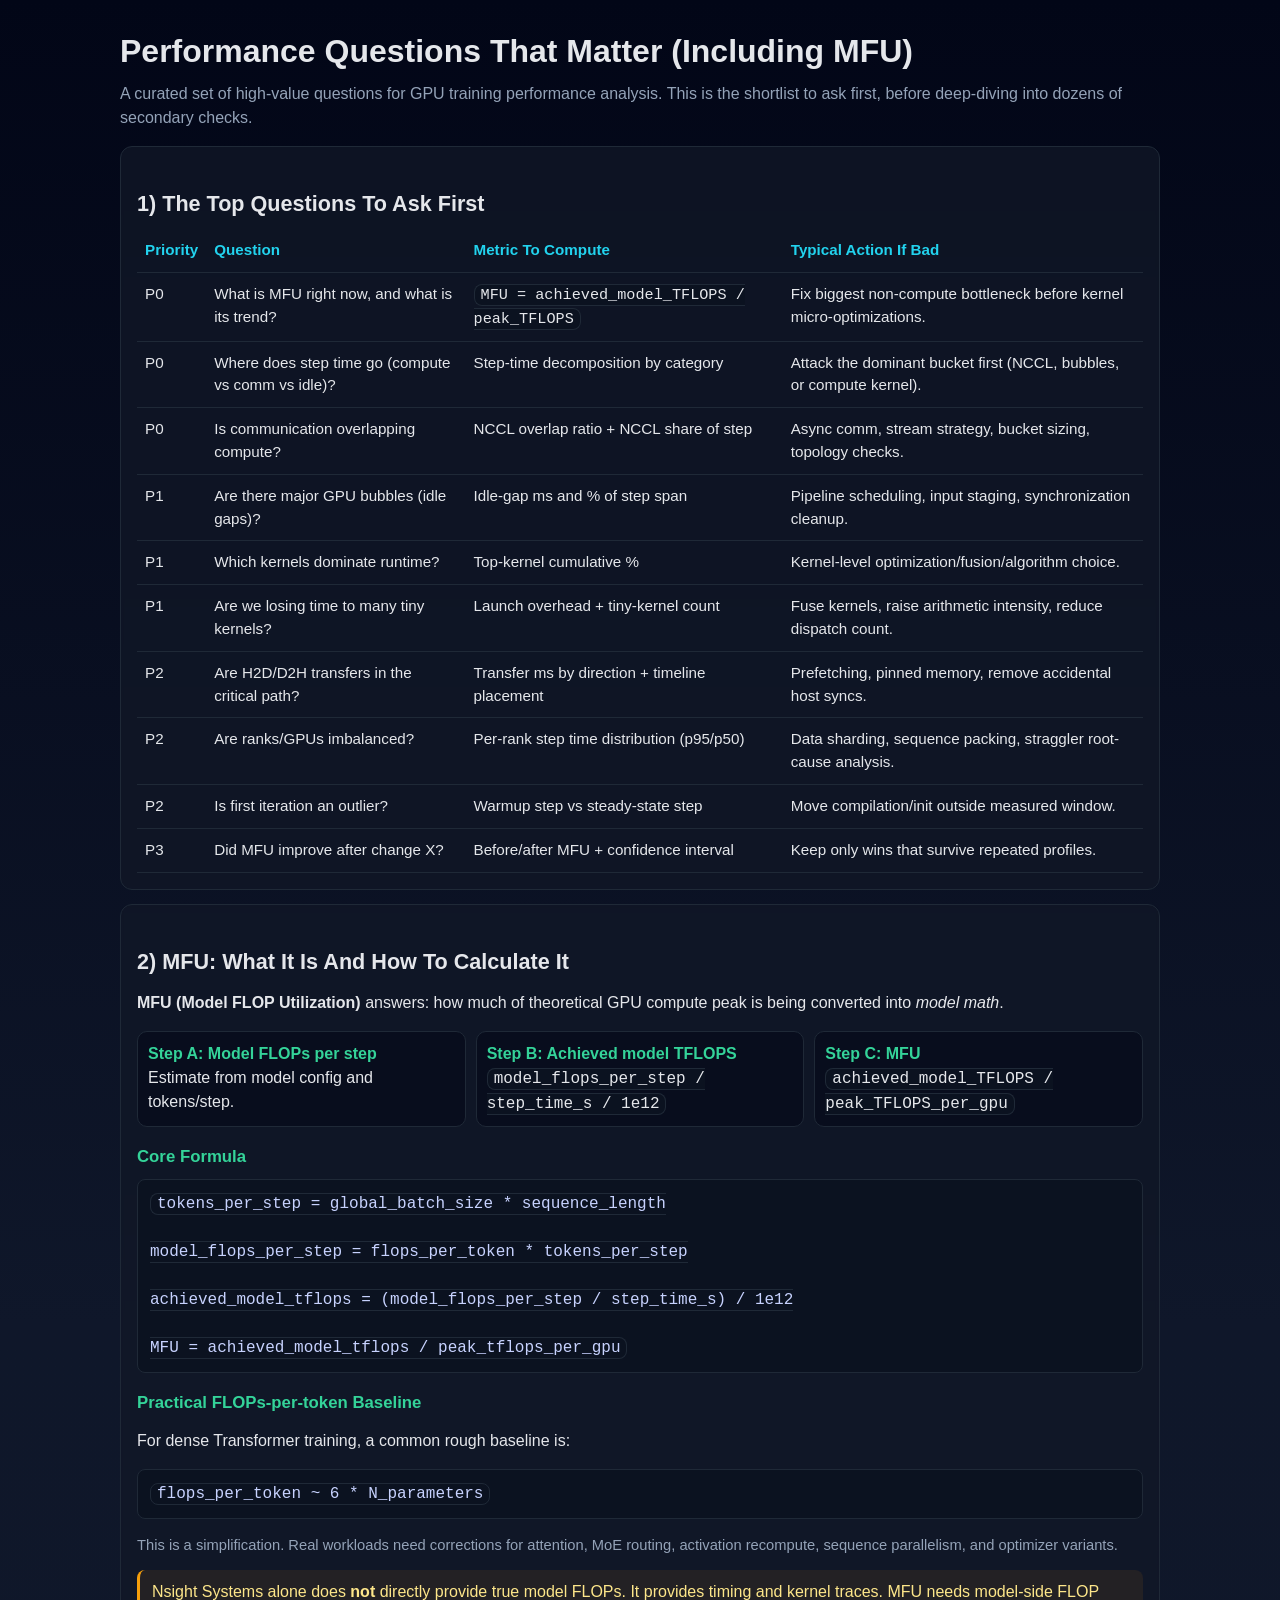
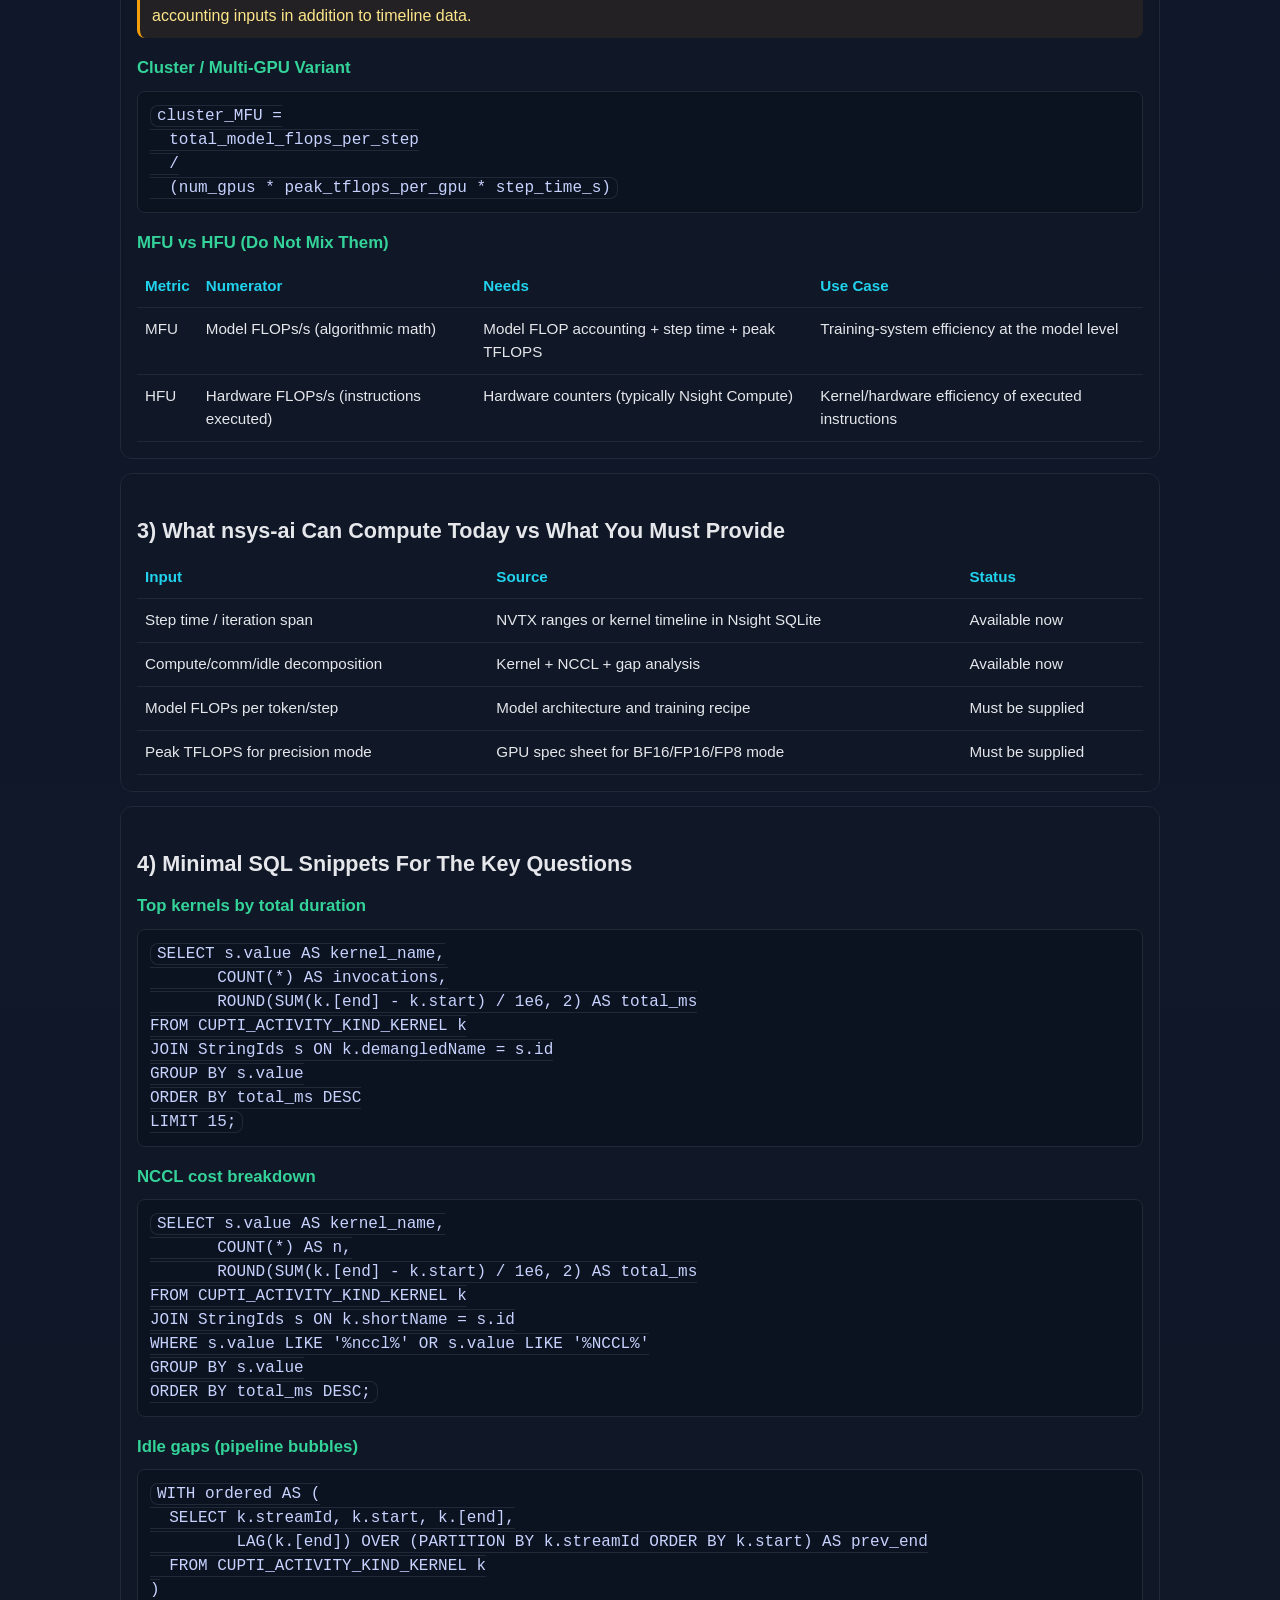
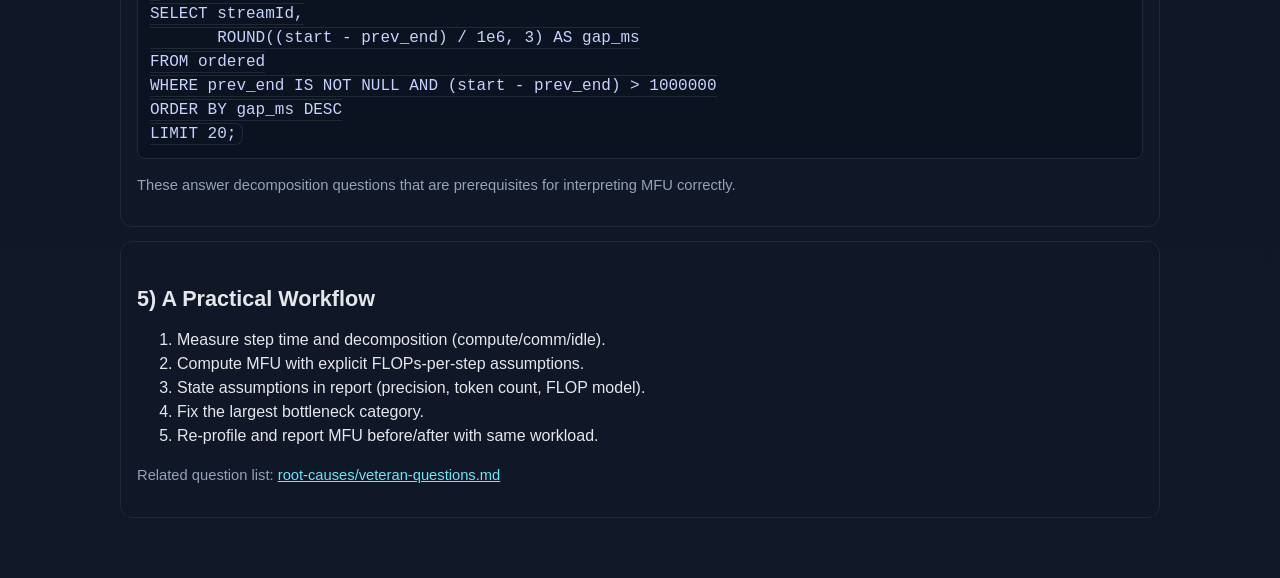
<file: docs/09-performance-questions-mfu.html>
<!doctype html>
<html lang="en">
<head>
  <meta charset="utf-8">
  <meta name="viewport" content="width=device-width,initial-scale=1">
  <title>Performance Questions That Matter (Including MFU)</title>
  <style>
    :root {
      --bg: #0f172a;
      --panel: #111827;
      --text: #e5e7eb;
      --muted: #94a3b8;
      --accent: #22d3ee;
      --accent-2: #34d399;
      --border: #1f2937;
      --code: #0b1220;
      --warn: #f59e0b;
    }
    * { box-sizing: border-box; }
    body {
      margin: 0;
      font-family: ui-sans-serif, -apple-system, BlinkMacSystemFont, "Segoe UI", sans-serif;
      background: linear-gradient(180deg, #020617 0%, #0f172a 35%, #111827 100%);
      color: var(--text);
      line-height: 1.5;
    }
    .wrap {
      max-width: 1080px;
      margin: 0 auto;
      padding: 32px 20px 64px;
    }
    h1, h2, h3 { line-height: 1.2; margin: 0 0 12px; }
    h1 { font-size: 2rem; }
    h2 { font-size: 1.35rem; margin-top: 28px; }
    h3 { font-size: 1.05rem; margin-top: 20px; color: var(--accent-2); }
    p, li { color: var(--text); }
    .sub { color: var(--muted); margin-top: 8px; }
    .card {
      background: rgba(17, 24, 39, 0.78);
      border: 1px solid var(--border);
      border-radius: 12px;
      padding: 16px;
      margin-top: 14px;
      backdrop-filter: blur(2px);
    }
    .note {
      border-left: 3px solid var(--warn);
      padding: 10px 12px;
      background: rgba(245, 158, 11, 0.08);
      color: #fde68a;
      border-radius: 8px;
      margin: 12px 0;
    }
    table {
      width: 100%;
      border-collapse: collapse;
      margin-top: 12px;
      font-size: 0.95rem;
    }
    th, td {
      text-align: left;
      vertical-align: top;
      border-bottom: 1px solid var(--border);
      padding: 10px 8px;
    }
    th { color: var(--accent); font-weight: 700; }
    code, pre {
      font-family: ui-monospace, SFMono-Regular, Menlo, Consolas, monospace;
      background: var(--code);
      border: 1px solid var(--border);
      border-radius: 8px;
    }
    code { padding: 1px 6px; }
    pre {
      padding: 12px;
      overflow-x: auto;
      color: #c7d2fe;
      margin: 8px 0 0;
    }
    .kpi {
      display: grid;
      grid-template-columns: repeat(auto-fit, minmax(210px, 1fr));
      gap: 10px;
      margin-top: 10px;
    }
    .kpi > div {
      border: 1px solid var(--border);
      border-radius: 10px;
      padding: 10px;
      background: rgba(2, 6, 23, 0.55);
    }
    .kpi strong { color: var(--accent-2); display: block; }
    .small { color: var(--muted); font-size: 0.92rem; }
    a { color: #67e8f9; }
  </style>
</head>
<body>
  <main class="wrap">
    <h1>Performance Questions That Matter (Including MFU)</h1>
    <p class="sub">
      A curated set of high-value questions for GPU training performance analysis.
      This is the shortlist to ask first, before deep-diving into dozens of secondary checks.
    </p>

    <section class="card">
      <h2>1) The Top Questions To Ask First</h2>
      <table>
        <thead>
          <tr>
            <th>Priority</th>
            <th>Question</th>
            <th>Metric To Compute</th>
            <th>Typical Action If Bad</th>
          </tr>
        </thead>
        <tbody>
          <tr>
            <td>P0</td>
            <td>What is MFU right now, and what is its trend?</td>
            <td><code>MFU = achieved_model_TFLOPS / peak_TFLOPS</code></td>
            <td>Fix biggest non-compute bottleneck before kernel micro-optimizations.</td>
          </tr>
          <tr>
            <td>P0</td>
            <td>Where does step time go (compute vs comm vs idle)?</td>
            <td>Step-time decomposition by category</td>
            <td>Attack the dominant bucket first (NCCL, bubbles, or compute kernel).</td>
          </tr>
          <tr>
            <td>P0</td>
            <td>Is communication overlapping compute?</td>
            <td>NCCL overlap ratio + NCCL share of step</td>
            <td>Async comm, stream strategy, bucket sizing, topology checks.</td>
          </tr>
          <tr>
            <td>P1</td>
            <td>Are there major GPU bubbles (idle gaps)?</td>
            <td>Idle-gap ms and % of step span</td>
            <td>Pipeline scheduling, input staging, synchronization cleanup.</td>
          </tr>
          <tr>
            <td>P1</td>
            <td>Which kernels dominate runtime?</td>
            <td>Top-kernel cumulative %</td>
            <td>Kernel-level optimization/fusion/algorithm choice.</td>
          </tr>
          <tr>
            <td>P1</td>
            <td>Are we losing time to many tiny kernels?</td>
            <td>Launch overhead + tiny-kernel count</td>
            <td>Fuse kernels, raise arithmetic intensity, reduce dispatch count.</td>
          </tr>
          <tr>
            <td>P2</td>
            <td>Are H2D/D2H transfers in the critical path?</td>
            <td>Transfer ms by direction + timeline placement</td>
            <td>Prefetching, pinned memory, remove accidental host syncs.</td>
          </tr>
          <tr>
            <td>P2</td>
            <td>Are ranks/GPUs imbalanced?</td>
            <td>Per-rank step time distribution (p95/p50)</td>
            <td>Data sharding, sequence packing, straggler root-cause analysis.</td>
          </tr>
          <tr>
            <td>P2</td>
            <td>Is first iteration an outlier?</td>
            <td>Warmup step vs steady-state step</td>
            <td>Move compilation/init outside measured window.</td>
          </tr>
          <tr>
            <td>P3</td>
            <td>Did MFU improve after change X?</td>
            <td>Before/after MFU + confidence interval</td>
            <td>Keep only wins that survive repeated profiles.</td>
          </tr>
        </tbody>
      </table>
    </section>

    <section class="card">
      <h2>2) MFU: What It Is And How To Calculate It</h2>
      <p>
        <strong>MFU (Model FLOP Utilization)</strong> answers: how much of theoretical GPU compute peak is
        being converted into <em>model math</em>.
      </p>
      <div class="kpi">
        <div>
          <strong>Step A: Model FLOPs per step</strong>
          Estimate from model config and tokens/step.
        </div>
        <div>
          <strong>Step B: Achieved model TFLOPS</strong>
          <code>model_flops_per_step / step_time_s / 1e12</code>
        </div>
        <div>
          <strong>Step C: MFU</strong>
          <code>achieved_model_TFLOPS / peak_TFLOPS_per_gpu</code>
        </div>
      </div>

      <h3>Core Formula</h3>
      <pre><code>tokens_per_step = global_batch_size * sequence_length

model_flops_per_step = flops_per_token * tokens_per_step

achieved_model_tflops = (model_flops_per_step / step_time_s) / 1e12

MFU = achieved_model_tflops / peak_tflops_per_gpu
</code></pre>

      <h3>Practical FLOPs-per-token Baseline</h3>
      <p>
        For dense Transformer training, a common rough baseline is:
      </p>
      <pre><code>flops_per_token ~ 6 * N_parameters</code></pre>
      <p class="small">
        This is a simplification. Real workloads need corrections for attention, MoE routing, activation
        recompute, sequence parallelism, and optimizer variants.
      </p>

      <div class="note">
        Nsight Systems alone does <strong>not</strong> directly provide true model FLOPs.
        It provides timing and kernel traces. MFU needs model-side FLOP accounting inputs in addition to timeline data.
      </div>

      <h3>Cluster / Multi-GPU Variant</h3>
      <pre><code>cluster_MFU =
  total_model_flops_per_step
  /
  (num_gpus * peak_tflops_per_gpu * step_time_s)
</code></pre>

      <h3>MFU vs HFU (Do Not Mix Them)</h3>
      <table>
        <thead>
          <tr><th>Metric</th><th>Numerator</th><th>Needs</th><th>Use Case</th></tr>
        </thead>
        <tbody>
          <tr>
            <td>MFU</td>
            <td>Model FLOPs/s (algorithmic math)</td>
            <td>Model FLOP accounting + step time + peak TFLOPS</td>
            <td>Training-system efficiency at the model level</td>
          </tr>
          <tr>
            <td>HFU</td>
            <td>Hardware FLOPs/s (instructions executed)</td>
            <td>Hardware counters (typically Nsight Compute)</td>
            <td>Kernel/hardware efficiency of executed instructions</td>
          </tr>
        </tbody>
      </table>
    </section>

    <section class="card">
      <h2>3) What nsys-ai Can Compute Today vs What You Must Provide</h2>
      <table>
        <thead>
          <tr>
            <th>Input</th>
            <th>Source</th>
            <th>Status</th>
          </tr>
        </thead>
        <tbody>
          <tr>
            <td>Step time / iteration span</td>
            <td>NVTX ranges or kernel timeline in Nsight SQLite</td>
            <td>Available now</td>
          </tr>
          <tr>
            <td>Compute/comm/idle decomposition</td>
            <td>Kernel + NCCL + gap analysis</td>
            <td>Available now</td>
          </tr>
          <tr>
            <td>Model FLOPs per token/step</td>
            <td>Model architecture and training recipe</td>
            <td>Must be supplied</td>
          </tr>
          <tr>
            <td>Peak TFLOPS for precision mode</td>
            <td>GPU spec sheet for BF16/FP16/FP8 mode</td>
            <td>Must be supplied</td>
          </tr>
        </tbody>
      </table>
    </section>

    <section class="card">
      <h2>4) Minimal SQL Snippets For The Key Questions</h2>
      <h3>Top kernels by total duration</h3>
      <pre><code>SELECT s.value AS kernel_name,
       COUNT(*) AS invocations,
       ROUND(SUM(k.[end] - k.start) / 1e6, 2) AS total_ms
FROM CUPTI_ACTIVITY_KIND_KERNEL k
JOIN StringIds s ON k.demangledName = s.id
GROUP BY s.value
ORDER BY total_ms DESC
LIMIT 15;</code></pre>

      <h3>NCCL cost breakdown</h3>
      <pre><code>SELECT s.value AS kernel_name,
       COUNT(*) AS n,
       ROUND(SUM(k.[end] - k.start) / 1e6, 2) AS total_ms
FROM CUPTI_ACTIVITY_KIND_KERNEL k
JOIN StringIds s ON k.shortName = s.id
WHERE s.value LIKE '%nccl%' OR s.value LIKE '%NCCL%'
GROUP BY s.value
ORDER BY total_ms DESC;</code></pre>

      <h3>Idle gaps (pipeline bubbles)</h3>
      <pre><code>WITH ordered AS (
  SELECT k.streamId, k.start, k.[end],
         LAG(k.[end]) OVER (PARTITION BY k.streamId ORDER BY k.start) AS prev_end
  FROM CUPTI_ACTIVITY_KIND_KERNEL k
)
SELECT streamId,
       ROUND((start - prev_end) / 1e6, 3) AS gap_ms
FROM ordered
WHERE prev_end IS NOT NULL AND (start - prev_end) > 1000000
ORDER BY gap_ms DESC
LIMIT 20;</code></pre>
      <p class="small">
        These answer decomposition questions that are prerequisites for interpreting MFU correctly.
      </p>
    </section>

    <section class="card">
      <h2>5) A Practical Workflow</h2>
      <ol>
        <li>Measure step time and decomposition (compute/comm/idle).</li>
        <li>Compute MFU with explicit FLOPs-per-step assumptions.</li>
        <li>State assumptions in report (precision, token count, FLOP model).</li>
        <li>Fix the largest bottleneck category.</li>
        <li>Re-profile and report MFU before/after with same workload.</li>
      </ol>
      <p class="small">
        Related question list: <a href="./root-causes/veteran-questions.md">root-causes/veteran-questions.md</a>
      </p>
    </section>
  </main>
</body>
</html>
</file>
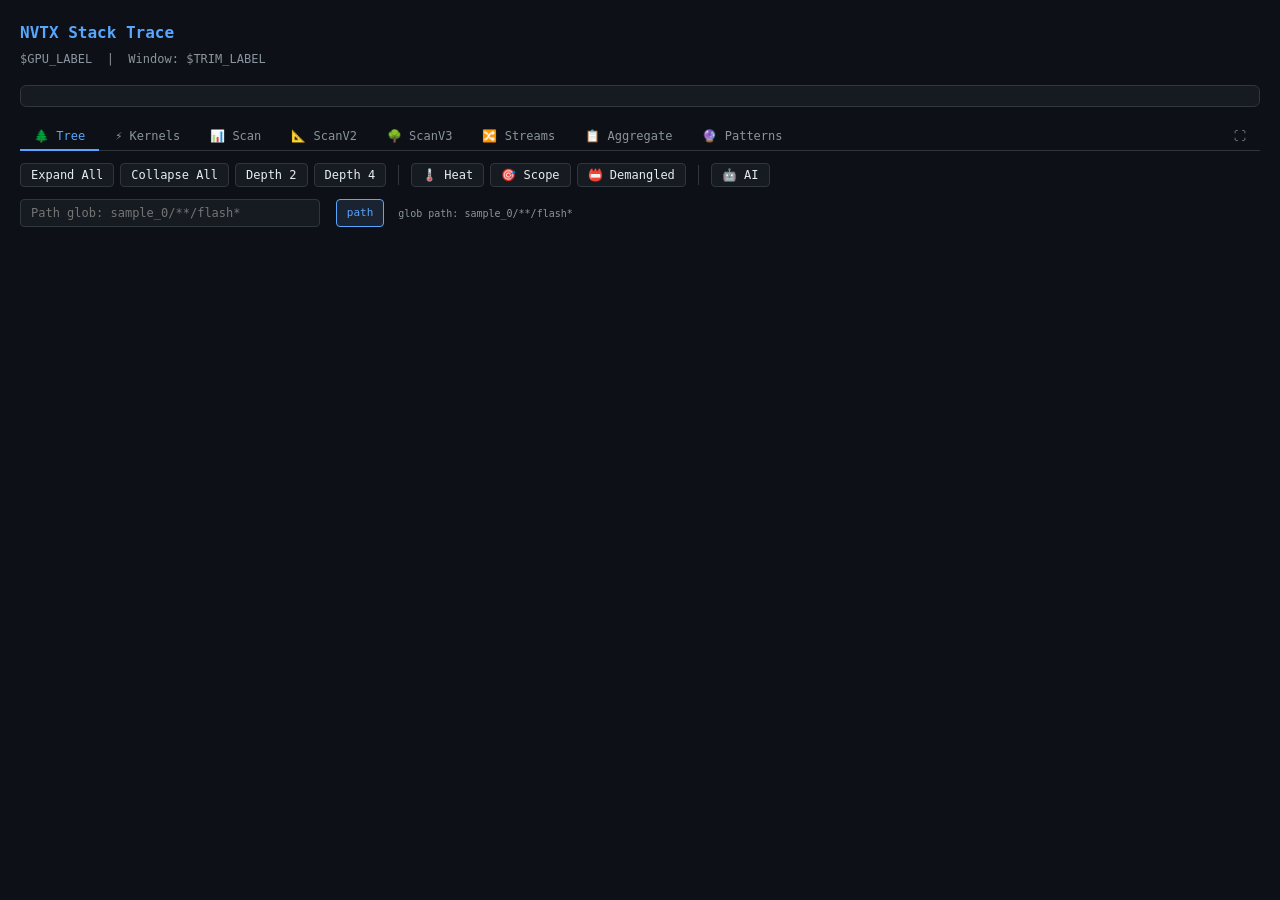
<file: src/nsys_tui/templates/nvtx_tree.html>
<!DOCTYPE html>
<html lang="en">

<head>
    <meta charset="UTF-8">
    <meta name="viewport" content="width=device-width, initial-scale=1.0">
    <title>NVTX Stack Trace — $GPU_LABEL</title>
    <style>
        :root {
            --bg: #0d1117;
            --surface: #161b22;
            --border: #30363d;
            --text: #e6edf3;
            --text-dim: #8b949e;
            --accent: #58a6ff;
            --nvtx: #1f6feb;
            --kernel: #238636;
            --kernel-bg: #0d3117;
            --heat-0: #238636;
            --heat-25: #6fad3b;
            --heat-50: #d4a72c;
            --heat-75: #db6d28;
            --heat-100: #da3633;
            --nccl: #d2a8ff;
            --memcpy: #f97583;
            --bubble: #f8514966
        }

        * {
            box-sizing: border-box;
            margin: 0;
            padding: 0
        }

        body {
            font-family: 'SF Mono', 'Cascadia Code', 'Fira Code', monospace;
            font-size: 13px;
            background: var(--bg);
            color: var(--text);
            padding: 20px;
            line-height: 1.6
        }

        h1 {
            font-size: 16px;
            color: var(--accent);
            margin-bottom: 4px;
            font-weight: 600
        }

        .subtitle {
            color: var(--text-dim);
            font-size: 12px;
            margin-bottom: 16px
        }

        /* Stats bar */
        .stats {
            display: flex;
            gap: 24px;
            margin-bottom: 16px;
            padding: 10px 14px;
            background: var(--surface);
            border: 1px solid var(--border);
            border-radius: 6px;
            font-size: 12px
        }

        .stats span {
            color: var(--text-dim)
        }

        .stats strong {
            color: var(--text)
        }

        /* Controls */
        .controls {
            display: flex;
            gap: 6px;
            margin-bottom: 12px;
            flex-wrap: wrap;
            align-items: center
        }

        .controls button,
        .controls select {
            background: var(--surface);
            border: 1px solid var(--border);
            color: var(--text);
            padding: 4px 10px;
            border-radius: 4px;
            cursor: pointer;
            font-size: 12px;
            font-family: inherit
        }

        .controls button:hover,
        .controls select:hover {
            border-color: var(--accent)
        }

        .controls button.active {
            border-color: var(--accent);
            background: #1a2332
        }

        .controls button.has-scope {
            color: var(--accent)
        }

        .controls .sep {
            width: 1px;
            height: 20px;
            background: var(--border);
            margin: 0 6px
        }

        /* Tabs */
        .tab-bar {
            display: flex;
            gap: 2px;
            margin-bottom: 12px;
            border-bottom: 1px solid var(--border);
            padding-bottom: 0
        }

        .tab-btn {
            background: transparent;
            border: none;
            color: var(--text-dim);
            padding: 6px 14px;
            cursor: pointer;
            font-size: 12px;
            font-family: inherit;
            border-bottom: 2px solid transparent;
            margin-bottom: -1px
        }

        .tab-btn:hover {
            color: var(--text)
        }

        .tab-btn.active {
            color: var(--accent);
            border-bottom-color: var(--accent)
        }

        .tab-panel {
            display: none
        }

        .tab-panel.active {
            display: block
        }

        /* Focus mode — hide all chrome, maximize tab panel */
        body.focused>h1,
        body.focused>.subtitle,
        body.focused>.stats,
        body.focused>.legend,
        body.focused>.scope-bar,
        body.focused>.tab-bar,
        body.focused>.controls,
        body.focused>.search {
            display: none !important
        }

        body.focused>.tab-panel.active {
            max-height: 100vh
        }

        body.focused #sv3Scroll,
        body.focused #scanV2View>div:first-child {
            max-height: calc(100vh - 20px) !important
        }

        .focus-exit {
            display: none;
            position: fixed;
            top: 8px;
            right: 8px;
            z-index: 100;
            background: var(--surface);
            border: 1px solid var(--border);
            color: var(--text-dim);
            padding: 4px 12px;
            border-radius: 4px;
            font-size: 11px;
            cursor: pointer;
            opacity: 0.6;
            transition: opacity .2s;
        }

        .focus-exit:hover {
            opacity: 1
        }

        body.focused .focus-exit {
            display: block
        }

        /* Search */
        .search {
            margin-bottom: 12px
        }

        .search input {
            background: var(--surface);
            border: 1px solid var(--border);
            color: var(--text);
            padding: 6px 10px;
            border-radius: 4px;
            width: 300px;
            font-size: 12px;
            font-family: inherit
        }

        .search .regex-toggle {
            font-size: 11px;
            color: var(--text);
            cursor: pointer;
            margin-left: 8px;
            background: var(--surface);
            border: 1px solid var(--border);
            padding: 4px 10px;
            border-radius: 4px;
            display: inline-block;
            vertical-align: middle;
            user-select: none
        }

        .search .regex-toggle:hover {
            border-color: var(--accent)
        }

        .search .regex-toggle.active {
            color: var(--accent);
            border-color: var(--accent);
            background: #1a2332
        }

        .highlight {
            background: #463818;
            border-radius: 2px
        }

        /* Tree view */
        .node {
            margin-left: 20px;
            border-left: 1px solid var(--border);
            padding-left: 12px
        }

        .node-header {
            display: flex;
            align-items: center;
            gap: 8px;
            padding: 2px 0;
            cursor: pointer;
            user-select: none
        }

        .node-header:hover {
            background: var(--surface);
            border-radius: 3px
        }

        .toggle {
            width: 16px;
            text-align: center;
            color: var(--text-dim);
            flex-shrink: 0
        }

        .icon {
            flex-shrink: 0
        }

        .name {
            color: var(--text)
        }

        .nvtx .name {
            color: var(--accent);
            font-weight: 500
        }

        .kernel .name {
            color: #7ee787
        }

        .dur {
            color: var(--text-dim);
            font-size: 11px;
            white-space: nowrap
        }

        .stream {
            color: #d2a8ff;
            font-size: 11px
        }

        .children.collapsed {
            display: none
        }

        /* Heat bar */
        .heat-bar {
            height: 4px;
            min-width: 3px;
            border-radius: 2px;
            flex-shrink: 0;
            transition: width .2s ease
        }

        .pct-label {
            color: var(--text-dim);
            font-size: 10px;
            white-space: nowrap;
            min-width: 36px;
            text-align: right
        }

        /* Legend */
        .legend {
            display: none;
            gap: 12px;
            margin-bottom: 16px;
            padding: 8px 14px;
            background: var(--surface);
            border: 1px solid var(--border);
            border-radius: 6px;
            font-size: 11px;
            color: var(--text-dim);
            align-items: center
        }

        .legend.visible {
            display: flex
        }

        .legend-swatch {
            width: 12px;
            height: 4px;
            border-radius: 2px;
            display: inline-block;
            margin-right: 4px;
            vertical-align: middle
        }

        /* Context menu */
        .ctx-menu {
            position: fixed;
            background: var(--surface);
            border: 1px solid var(--border);
            border-radius: 6px;
            padding: 4px 0;
            z-index: 9999;
            min-width: 220px;
            box-shadow: 0 8px 24px rgba(0, 0, 0, .4);
            font-size: 12px
        }

        .ctx-menu-item {
            padding: 6px 14px;
            cursor: pointer;
            display: flex;
            align-items: center;
            gap: 8px
        }

        .ctx-menu-item:hover {
            background: #1a2332
        }

        .ctx-menu-sep {
            height: 1px;
            background: var(--border);
            margin: 4px 0
        }

        /* Kernel-only table */
        .kernel-table {
            width: 100%;
            border-collapse: collapse;
            font-size: 12px
        }

        .kernel-table th {
            position: sticky;
            top: 0;
            background: var(--surface);
            border-bottom: 1px solid var(--border);
            padding: 6px 10px;
            text-align: left;
            cursor: pointer;
            user-select: none;
            color: var(--text-dim)
        }

        .kernel-table th:hover {
            color: var(--accent)
        }

        .kernel-table th.sorted-asc::after {
            content: ' ▲'
        }

        .kernel-table th.sorted-desc::after {
            content: ' ▼'
        }

        .kernel-table td {
            padding: 4px 10px;
            border-bottom: 1px solid #1c2230;
            white-space: nowrap
        }

        .kernel-table tr:hover {
            background: var(--surface)
        }

        .kernel-table .stream-badge {
            padding: 1px 6px;
            border-radius: 3px;
            font-size: 10px;
            font-weight: 600
        }

        .stream-compute {
            background: #0d3117;
            color: #7ee787
        }

        .stream-nccl {
            background: #1a1030;
            color: #d2a8ff
        }

        .stream-memcpy {
            background: #2a1520;
            color: #f97583
        }

        /* Scan view */
        .scan-container {
            overflow-x: auto;
            position: relative
        }

        .scan-row {
            display: flex;
            align-items: center;
            gap: 0;
            margin-bottom: 2px
        }

        .scan-label {
            min-width: 140px;
            font-size: 11px;
            color: var(--text-dim);
            flex-shrink: 0;
            padding-right: 8px;
            text-align: right
        }

        .scan-block {
            height: 20px;
            min-width: 8px;
            border-radius: 2px;
            cursor: pointer;
            position: relative;
            margin: 0 1px;
            display: flex;
            align-items: center;
            justify-content: center;
            font-size: 9px;
            color: rgba(255, 255, 255, .7);
            overflow: hidden;
            text-overflow: ellipsis;
            white-space: nowrap
        }

        .scan-block:hover {
            outline: 1px solid var(--accent);
            z-index: 1
        }

        .scan-block.bubble {
            background: var(--bubble);
            border: 1px dashed rgba(248, 81, 73, .3)
        }

        .scan-crossing {
            position: absolute;
            width: 1px;
            background: rgba(255, 255, 255, .15);
            top: 0;
            bottom: 0;
            z-index: 0
        }

        /* Scope selector */
        .scope-bar {
            display: flex;
            gap: 8px;
            align-items: center;
            margin-bottom: 12px;
            padding: 8px 14px;
            background: var(--surface);
            border: 1px solid var(--border);
            border-radius: 6px;
            font-size: 12px
        }

        .scope-bar.scope-bar--active {
            border-color: var(--accent);
            background: color-mix(in srgb, var(--accent) 12%, var(--surface))
        }

        .scope-bar select {
            min-width: 120px;
            max-width: min(420px, 100%);
            padding: 4px 8px;
            border-radius: 4px;
            border: 1px solid var(--border);
            background: var(--bg);
            color: var(--text);
            font-size: 12px;
            text-overflow: ellipsis
        }

        .scope-bar select:focus {
            outline: none;
            border-color: var(--accent)
        }

        .scope-bar .scope-clear {
            padding: 4px 10px;
            font-size: 11px;
            border-radius: 4px;
            border: 1px solid var(--border);
            background: var(--surface);
            color: var(--text-dim);
            cursor: pointer;
            white-space: nowrap
        }

        .scope-bar .scope-clear:hover {
            color: var(--text);
            border-color: var(--text-dim)
        }

        /* Aggregation dashboard */
        .agg-grid {
            display: grid;
            grid-template-columns: repeat(auto-fill, minmax(280px, 1fr));
            gap: 12px;
            margin-bottom: 16px
        }

        .agg-card {
            background: var(--surface);
            border: 1px solid var(--border);
            border-radius: 6px;
            padding: 12px
        }

        .agg-card h3 {
            font-size: 13px;
            color: var(--accent);
            margin-bottom: 8px
        }

        .bar-chart {
            display: flex;
            flex-direction: column;
            gap: 3px
        }

        .bar-row {
            display: flex;
            align-items: center;
            gap: 8px;
            font-size: 11px
        }

        .bar-fill {
            height: 14px;
            border-radius: 2px;
            min-width: 2px;
            transition: width .3s ease
        }

        .bar-label {
            min-width: 100px;
            text-align: right;
            color: var(--text-dim);
            overflow: hidden;
            text-overflow: ellipsis;
            white-space: nowrap
        }

        .bar-value {
            min-width: 60px;
            color: var(--text)
        }

        /* Multi-stream */
        .stream-compare {
            display: flex;
            flex-direction: column;
            gap: 4px
        }

        /* AI sidebar */
        .ai-sidebar {
            position: fixed;
            right: 0;
            top: 0;
            width: 380px;
            height: 100%;
            background: var(--surface);
            border-left: 1px solid var(--border);
            z-index: 100;
            display: none;
            flex-direction: column
        }

        .ai-sidebar.open {
            display: flex
        }

        .ai-header {
            padding: 12px 16px;
            border-bottom: 1px solid var(--border);
            display: flex;
            justify-content: space-between;
            align-items: center
        }

        .ai-header h2 {
            font-size: 14px;
            color: var(--accent);
            margin: 0
        }

        .ai-messages {
            flex: 1;
            overflow-y: auto;
            padding: 12px 16px
        }

        .ai-msg {
            margin-bottom: 12px;
            padding: 8px 12px;
            border-radius: 6px;
            font-size: 12px;
            line-height: 1.5
        }

        .ai-msg.user {
            background: #1a2332;
            border: 1px solid var(--border)
        }

        .ai-msg.assistant {
            background: #0d3117;
            border: 1px solid #238636
        }

        .ai-input-area {
            padding: 12px 16px;
            border-top: 1px solid var(--border);
            display: flex;
            gap: 8px
        }

        .ai-input-area input {
            flex: 1;
            background: var(--bg);
            border: 1px solid var(--border);
            color: var(--text);
            padding: 8px 12px;
            border-radius: 4px;
            font-family: inherit;
            font-size: 12px
        }

        .ai-input-area button {
            background: var(--accent);
            border: none;
            color: #fff;
            padding: 8px 14px;
            border-radius: 4px;
            cursor: pointer;
            font-size: 12px
        }

        /* Pattern badges */
        .pattern-badge {
            display: inline-block;
            padding: 2px 8px;
            border-radius: 10px;
            font-size: 10px;
            font-weight: 600;
            margin-left: 8px
        }

        .badge-bubble {
            background: #2a1520;
            color: var(--memcpy)
        }

        .badge-anomaly {
            background: #402010;
            color: var(--heat-100)
        }

        .badge-straggler {
            background: #1a1030;
            color: var(--nccl)
        }

        /* Body shift when AI open */
        body.ai-open {
            padding-right: 400px
        }

        /* Tooltip */
        .tooltip {
            position: fixed;
            background: #1c2333;
            border: 1px solid var(--border);
            border-radius: 6px;
            padding: 8px 12px;
            font-size: 11px;
            z-index: 9998;
            max-width: 400px;
            pointer-events: none;
            box-shadow: 0 4px 12px rgba(0, 0, 0, .3)
        }
    </style>
</head>

<body>
    <h1>NVTX Stack Trace</h1>
    <div class="subtitle">$GPU_LABEL &nbsp;|&nbsp; Window: $TRIM_LABEL</div>
    <div class="stats" id="stats"></div>

    <div class="legend" id="legend">
        <span style="margin-right:8px">Duration heat:</span>
        <span><span class="legend-swatch" style="background:var(--heat-0)"></span>Fast</span>
        <span><span class="legend-swatch" style="background:var(--heat-50)"></span>Medium</span>
        <span><span class="legend-swatch" style="background:var(--heat-100)"></span>Slow</span>
        <span style="margin-left:12px">Bar width = % of parent</span>
    </div>

    <!-- Scope selector -->
    <div class="scope-bar" id="scopeBar" style="display:none">
        <span>🎯 Scope:</span>
        <select id="scopeSelect" onchange="applyScope()" title="">
            <option value="">All regions</option>
        </select>
        <button type="button" class="scope-clear" id="scopeClearBtn" onclick="clearScope()" style="display:none">Clear</button>
    </div>

    <!-- Tab bar -->
    <div class="tab-bar">
        <button class="tab-btn active" onclick="switchTab('tree')">🌲 Tree</button>
        <button class="tab-btn" onclick="switchTab('kernels')">⚡ Kernels</button>
        <button class="tab-btn" onclick="switchTab('scan')">📊 Scan</button>
        <button class="tab-btn" onclick="switchTab('scanv2')">📐 ScanV2</button>
        <button class="tab-btn" onclick="switchTab('scanv3')">🌳 ScanV3</button>
        <button class="tab-btn" onclick="switchTab('streams')">🔀 Streams</button>
        <button class="tab-btn" onclick="switchTab('aggregate')">📋 Aggregate</button>
        <button class="tab-btn" onclick="switchTab('patterns')">🔮 Patterns</button>
        <span style="flex:1"></span>
        <button class="tab-btn" onclick="toggleFocus()" title="Focus mode (F)">⛶</button>
    </div>
    <button class="focus-exit" id="focusExit" onclick="toggleFocus()">Exit Focus (F)</button>

    <!-- Controls -->
    <div class="controls" id="treeControls">
        <button id="expandAllBtn" onclick="expandAll()">Expand All</button>
        <button id="collapseAllBtn" onclick="collapseAll()">Collapse All</button>
        <button id="depth2Btn" onclick="expandToDepth(2)">Depth 2</button>
        <button id="depth4Btn" onclick="expandToDepth(4)">Depth 4</button>
        <div class="sep"></div>
        <button id="heatToggle" onclick="toggleHeat()">🌡️ Heat</button>
        <button id="scopeToggle" onclick="toggleScopeBar()">🎯 Scope</button>
        <button id="demangledToggle" onclick="toggleDemangled()">📛 Demangled</button>
        <div class="sep"></div>
        <button id="aiToggleBtn" onclick="toggleAI()">🤖 AI</button>
    </div>

    <div class="search" id="searchBar">
        <input type="text" id="search" placeholder="Path glob: sample_0/**/flash*" oninput="filterTree()">
        <span class="regex-toggle active" id="regexToggle" onclick="cycleSearchMode()">path</span>
        <span style="color:var(--text-dim);font-size:10px;margin-left:6px" id="searchHint">glob path:
            sample_0/**/flash*</span>
    </div>

    <!-- Tab panels -->
    <div class="tab-panel active" id="panel-tree">
        <div class="tree" id="tree"></div>
    </div>
    <div class="tab-panel" id="panel-kernels">
        <div id="kernelView"></div>
    </div>
    <div class="tab-panel" id="panel-scan">
        <div id="scanView"></div>
    </div>
    <div class="tab-panel" id="panel-scanv2">
        <div id="scanV2Controls"></div>
        <div id="scanV2View"></div>
    </div>
    <div class="tab-panel" id="panel-streams">
        <div id="streamView"></div>
    </div>
    <div class="tab-panel" id="panel-aggregate">
        <div id="aggView"></div>
    </div>
    <div class="tab-panel" id="panel-patterns">
        <div id="patternView"></div>
    </div>

    <!-- Context menu -->
    <div class="ctx-menu" id="ctxMenu" style="display:none"></div>

    <!-- AI sidebar -->
    <div class="ai-sidebar" id="aiSidebar">
        <div class="ai-header">
            <h2>🤖 AI Profiler</h2><button onclick="toggleAI()"
                style="background:transparent;border:none;color:var(--text);cursor:pointer;font-size:16px">✕</button>
        </div>
        <div class="ai-messages" id="aiMessages">
            <div class="ai-msg assistant">I can analyze your GPU profile. Try asking:<br>• "What's the bottleneck?"<br>•
                "Why is kernel X slow?"<br>• "Compare streams 21 and 56"<br><br><em
                    style="color:var(--text-dim)">Configure LLM endpoint in settings to enable.</em></div>
        </div>
        <div class="ai-input-area">
            <input type="text" id="aiInput" placeholder="Ask about this profile..."
                onkeydown="if(event.key==='Enter')sendAI()">
            <button onclick="sendAI()">Send</button>
        </div>
    </div>

    <!-- Tooltip -->
    <div class="tooltip" id="tooltip" style="display:none"></div>

    <script>
        const DATA = $DATA;
        let heatEnabled = false, demangledMode = false, searchMode = 'path', currentTab = 'tree', scopeActive = false, scopedData = null, scopePath = null;
        // Tree expand state: null (mixed/initial), 'all', 'none', 2, 4 — used to show active button
        let treeExpandState = null;
        // searchMode: 'name' (substring), 'regex' (JS regex), 'path' (glob on NVTX path)

        // ══════════════ Utilities ══════════════
        function escHtml(s) { return s.replace(/&/g, '&amp;').replace(/</g, '&lt;').replace(/>/g, '&gt;') }
        function fmtDur(ms) { return ms >= 1 ? ms.toFixed(1) + 'ms' : (ms * 1000).toFixed(0) + 'μs' }
        function fmtNs(ns) { return (ns / 1e6).toFixed(3) + 'ms' }
        function heatColor(h) { if (h <= .25) return 'var(--heat-0)'; if (h <= .5) return 'var(--heat-25)'; if (h <= .75) return 'var(--heat-50)'; if (h <= .9) return 'var(--heat-75)'; return 'var(--heat-100)' }
        function streamClass(s) { if (s === undefined) return ''; const n = String(s); return n.includes('nccl') ? 'stream-nccl' : 'stream-compute' }

        // ══════════════ Data extraction ══════════════
        function collectAll(nodes, arr) { arr = arr || []; nodes.forEach(n => { arr.push(n); if (n.children) collectAll(n.children, arr) }); return arr }
        function collectKernels(nodes) { return collectAll(nodes).filter(n => n.type === 'kernel') }
        function collectNVTX(nodes) { return collectAll(nodes).filter(n => n.type === 'nvtx') }
        function collectStreams(nodes) { const k = collectKernels(nodes); const m = {}; k.forEach(e => { const s = e.stream !== undefined ? e.stream : '?'; if (!m[s]) m[s] = []; m[s].push(e) }); return m }
        function countNodes(nodes) { let nvtx = 0, kern = 0, totalMs = 0; function walk(n) { if (n.type === 'kernel') { kern++; totalMs += n.duration_ms } else nvtx++; (n.children || []).forEach(walk) } nodes.forEach(walk); return { nvtx, kern, totalMs } }
        function getTopNVTX(nodes, depth) { const r = []; nodes.forEach(n => { if (n.type === 'nvtx') { r.push({ name: n.name, path: n.path, start_ns: n.start_ns, end_ns: n.end_ns, duration_ms: n.duration_ms }); if (depth > 0 && n.children) r.push(...getTopNVTX(n.children, depth - 1)) } }); return r }

        function activeData() { return scopedData || DATA }

        // ══════════════ Tab switching ══════════════
        function switchTab(tab) {
            currentTab = tab;
            document.querySelectorAll('.tab-btn').forEach((b, i) => b.classList.toggle('active', b.textContent.includes({ 'tree': 'Tree', 'kernels': 'Kernels', 'scan': 'Scan', 'scanv2': 'ScanV2', 'streams': 'Streams', 'aggregate': 'Aggregate', 'patterns': 'Patterns' }[tab])));
            document.querySelectorAll('.tab-panel').forEach(p => p.classList.toggle('active', p.id === 'panel-' + tab));
            document.getElementById('treeControls').style.display = tab === 'tree' ? 'flex' : 'none';
            document.getElementById('searchBar').style.display = (tab === 'tree' || tab === 'kernels') ? 'block' : 'none';
            if (tab === 'kernels') renderKernelView();
            if (tab === 'scan') renderScanView();
            if (tab === 'scanv2') renderScanV2();
            if (tab === 'streams') renderStreamView();
            if (tab === 'aggregate') renderAggView();
            if (tab === 'patterns') renderPatternView();
        }

        // ══════════════ Tree view ══════════════
        function renderNode(node, depth) {
            const hasC = node.children && node.children.length > 0, isK = node.type === 'kernel', cls = isK ? 'kernel' : 'nvtx';
            const icon = isK ? '⚡' : '📦', toggle = hasC ? '▶' : ' ';
            const displayName = (demangledMode && isK && node.demangled) ? node.demangled : node.name;
            const stream = node.stream !== undefined ? '<span class="stream">[stream ' + node.stream + ']</span>' : '';
            const dur = '<span class="dur">' + fmtDur(node.duration_ms) + '</span>';
            const heat = node.heat !== undefined ? node.heat : 0, relPct = node.relative_pct !== undefined ? node.relative_pct : 100;
            const barW = Math.max(3, Math.min(120, relPct * 1.2)), barC = heatColor(heat);
            const heatBar = '<span class="heat-bar" style="width:' + barW + 'px;background:' + barC + ';display:' + (heatEnabled ? 'inline-block' : 'none') + '" title="' + relPct.toFixed(1) + '% of parent"></span>';
            const pctLabel = '<span class="pct-label" style="display:' + (heatEnabled ? 'inline' : 'none') + '">' + relPct.toFixed(0) + '%</span>';
            let h = '<div class="node ' + cls + '" data-depth="' + depth + '" data-name="' + escHtml(node.name) + '" data-demangled="' + escHtml(node.demangled || '') + '" data-path="' + escHtml(node.path || '') + '" data-dur="' + node.duration_ms + '" data-stream="' + (node.stream || '') + '" oncontextmenu="showCtx(event,this)">';
            h += '<div class="node-header" onclick="toggleNode(this)">';
            h += '<span class="toggle">' + toggle + '</span><span class="icon">' + icon + '</span>';
            h += '<span class="name">' + escHtml(displayName) + '</span>' + stream + dur + ' ' + heatBar + pctLabel + '</div>';
            if (hasC) { h += '<div class="children' + (depth > 1 ? ' collapsed' : '') + '">'; node.children.forEach(c => h += renderNode(c, depth + 1)); h += '</div>' }
            h += '</div>'; return h;
        }
        function toggleNode(hdr) { const c = hdr.nextElementSibling; if (!c || !c.classList.contains('children')) return; c.classList.toggle('collapsed'); hdr.querySelector('.toggle').textContent = c.classList.contains('collapsed') ? '▶' : '▼' }
        function updateTreeExpandButtons() {
            document.getElementById('expandAllBtn').classList.toggle('active', treeExpandState === 'all');
            document.getElementById('collapseAllBtn').classList.toggle('active', treeExpandState === 'none');
            document.getElementById('depth2Btn').classList.toggle('active', treeExpandState === 2);
            document.getElementById('depth4Btn').classList.toggle('active', treeExpandState === 4);
        }
        function expandAll() { treeExpandState = 'all'; document.querySelectorAll('.children').forEach(c => { c.classList.remove('collapsed'); c.previousElementSibling.querySelector('.toggle').textContent = '▼' }); updateTreeExpandButtons(); }
        function collapseAll() { treeExpandState = 'none'; document.querySelectorAll('.children').forEach(c => { c.classList.add('collapsed'); c.previousElementSibling.querySelector('.toggle').textContent = '▶' }); updateTreeExpandButtons(); }
        function expandToDepth(mx) { treeExpandState = mx; document.querySelectorAll('.node').forEach(n => { const d = parseInt(n.dataset.depth), c = n.querySelector(':scope > .children'); if (!c) return; const t = n.querySelector(':scope > .node-header .toggle'); if (d < mx) { c.classList.remove('collapsed'); t.textContent = '▼' } else { c.classList.add('collapsed'); t.textContent = '▶' } }); updateTreeExpandButtons(); }
        function toggleHeat() { heatEnabled = !heatEnabled; document.getElementById('heatToggle').classList.toggle('active', heatEnabled); document.getElementById('legend').classList.toggle('visible', heatEnabled); document.querySelectorAll('.heat-bar').forEach(b => b.style.display = heatEnabled ? 'inline-block' : 'none'); document.querySelectorAll('.pct-label').forEach(l => l.style.display = heatEnabled ? 'inline' : 'none') }
        function toggleDemangled() {
            demangledMode = !demangledMode;
            document.getElementById('demangledToggle').classList.toggle('active', demangledMode);
            // Swap names in place without re-rendering the whole tree
            document.querySelectorAll('#tree .node.kernel').forEach(n => {
                const nameEl = n.querySelector(':scope > .node-header .name');
                const short = n.dataset.name, demangled = n.dataset.demangled;
                if (demangled) nameEl.textContent = demangledMode ? demangled : short;
            });
        }

        // ══════════════ Search modes: name / regex / path ══════════════
        function cycleSearchMode() {
            const modes = ['name', 'regex', 'path'];
            const hints = { name: 'substring match', regex: 'JavaScript regex', path: 'glob path: sample_0/**/flash*' };
            const placeholders = { name: 'Filter by name...', regex: 'Regex pattern...', path: 'Path glob: sample_0/**/flash*' };
            searchMode = modes[(modes.indexOf(searchMode) + 1) % modes.length];
            const toggle = document.getElementById('regexToggle');
            toggle.textContent = searchMode;
            toggle.classList.toggle('active', searchMode !== 'name');
            document.getElementById('searchHint').textContent = hints[searchMode];
            document.getElementById('search').placeholder = placeholders[searchMode];
            filterTree();
        }
        function globToRegex(glob) {
            // Convert glob pattern to regex: * = one segment, ** = any depth
            // Path separator is ' > '
            let parts = glob.split('/');
            let re = parts.map(p => {
                if (p === '**') return '(?:.*)';
                return p.replace(/[.+^${}()|[\]\\]/g, '\\$&').replace(/\*/g, '[^>]*');
            }).join(' > ');
            return new RegExp(re, 'i');
        }
        function matchesFilter(name, path, q) {
            if (!q) return true;
            if (searchMode === 'name') return name.toLowerCase().includes(q.toLowerCase());
            if (searchMode === 'regex') { try { return new RegExp(q, 'i').test(name) } catch { return false } }
            if (searchMode === 'path') { try { return globToRegex(q).test(path || name) } catch { return false } }
            return false;
        }
        function filterTree() {
            const q = document.getElementById('search').value.trim();
            document.querySelectorAll('#tree .node').forEach(n => {
                const nameEl = n.querySelector(':scope > .node-header .name');
                const text = nameEl.textContent;
                const path = n.dataset.path || text;
                if (!q) { n.style.display = ''; nameEl.innerHTML = escHtml(text); return }
                const match = matchesFilter(text, path, q);
                if (match) {
                    n.style.display = '';
                    if (searchMode === 'name') { const idx = text.toLowerCase().indexOf(q.toLowerCase()); if (idx >= 0) nameEl.innerHTML = escHtml(text.slice(0, idx)) + '<span class="highlight">' + escHtml(text.slice(idx, idx + q.length)) + '</span>' + escHtml(text.slice(idx + q.length)); else nameEl.innerHTML = escHtml(text) }
                    else { nameEl.innerHTML = escHtml(text) }
                    let p = n.parentElement; while (p && p.classList.contains('children')) { p.classList.remove('collapsed'); p.previousElementSibling.querySelector('.toggle').textContent = '▼'; p = p.parentElement?.parentElement }
                } else {
                    const hasMatch = [...n.querySelectorAll('.node')].some(child => matchesFilter(child.querySelector(':scope > .node-header .name')?.textContent || '', child.dataset.path || '', q));
                    n.style.display = hasMatch ? '' : 'none';
                    nameEl.innerHTML = escHtml(text);
                }
            });
        }

        // ══════════════ Context menu ══════════════
        function showCtx(ev, nodeEl) {
            ev.preventDefault(); const menu = document.getElementById('ctxMenu');
            const name = nodeEl.dataset.name, path = nodeEl.dataset.path, dur = nodeEl.dataset.dur, stream = nodeEl.dataset.stream;
            const isK = nodeEl.classList.contains('kernel');
            let h = '';
            h += '<div class="ctx-menu-item" onclick="copyText(\'' + escHtml(name) + '\')">📋 Copy name</div>';
            if (path) h += '<div class="ctx-menu-item" onclick="copyText(\'' + escHtml(path) + '\')">📋 Copy NVTX path</div>';
            h += '<div class="ctx-menu-item" onclick="copyText(\'' + name + ' | ' + fmtDur(parseFloat(dur)) + (stream ? ' | stream ' + stream : '') + '\')">📋 Copy info</div>';
            h += '<div class="ctx-menu-sep"></div>';
            if (isK) { h += '<div class="ctx-menu-item" onclick="findAllInvocations(\'' + escHtml(name) + '\')">🔍 Find all invocations</div>' }
            h += '<div class="ctx-menu-item" onclick="filterByName(\'' + escHtml(name) + '\')">🔎 Filter to this</div>';
            if (isK) h += '<div class="ctx-menu-item" onclick="showInKernelView(\'' + escHtml(name) + '\')">⚡ Show in kernel view</div>';
            menu.innerHTML = h; menu.style.display = 'block'; menu.style.left = ev.clientX + 'px'; menu.style.top = ev.clientY + 'px';
            const rect = menu.getBoundingClientRect(); if (rect.right > window.innerWidth) menu.style.left = (window.innerWidth - rect.width - 8) + 'px';
            if (rect.bottom > window.innerHeight) menu.style.top = (window.innerHeight - rect.height - 8) + 'px';
        }
        document.addEventListener('click', () => document.getElementById('ctxMenu').style.display = 'none');
        function copyText(t) { navigator.clipboard.writeText(t).catch(() => { }) }
        function filterByName(n) { document.getElementById('search').value = n; filterTree() }
        function findAllInvocations(n) { switchTab('kernels'); setTimeout(() => { document.getElementById('search').value = n; renderKernelView() }, 50) }
        function showInKernelView(n) { switchTab('kernels'); setTimeout(() => { document.getElementById('search').value = n; renderKernelView() }, 50) }

        // ══════════════ NVTX Scoping ══════════════
        function toggleScopeBar() { const bar = document.getElementById('scopeBar'); const show = bar.style.display === 'none'; bar.style.display = show ? 'flex' : 'none'; document.getElementById('scopeToggle').classList.toggle('active', show); if (show) populateScope(); updateScopeUI() }
        function populateScope() {
            const sel = document.getElementById('scopeSelect');
            const nvtx = getTopNVTX(DATA, 2);

            // Build options using DOM APIs (avoid quoting/HTML injection issues).
            const optAll = document.createElement('option');
            optAll.value = '';
            optAll.textContent = 'All regions';
            sel.replaceChildren(optAll);

            nvtx.forEach((n, i) => {
                const label = String(n.name) + ' (' + fmtDur(n.duration_ms) + ')';
                const opt = document.createElement('option');
                opt.value = String(i);
                opt.textContent = label;
                opt.title = label;
                sel.appendChild(opt);
            });

            if (scopePath) {
                const idx = nvtx.findIndex(n => n.path === scopePath);
                if (idx >= 0) sel.value = String(idx);
            }
            updateScopeUI();
        }
        function updateScopeUI() { const bar = document.getElementById('scopeBar'); const sel = document.getElementById('scopeSelect'); const clearBtn = document.getElementById('scopeClearBtn'); const hasScope = sel.value !== ''; bar.classList.toggle('scope-bar--active', hasScope); clearBtn.style.display = hasScope ? '' : 'none'; sel.title = sel.selectedIndex >= 0 ? (sel.options[sel.selectedIndex].title || sel.options[sel.selectedIndex].textContent) : ''; document.getElementById('scopeToggle').classList.toggle('has-scope', scopeActive) }
        function applyScope() { const sel = document.getElementById('scopeSelect'); const idx = sel.value; if (idx === '') { scopedData = null; scopeActive = false; scopePath = null } else { const nvtx = getTopNVTX(DATA, 2); const chosen = nvtx[parseInt(idx)]; scopePath = chosen.path; scopedData = findSubtree(DATA, chosen.path); scopeActive = true } updateScopeUI(); refreshCurrentView() }
        function clearScope() { document.getElementById('scopeSelect').value = ''; scopedData = null; scopeActive = false; scopePath = null; updateScopeUI(); refreshCurrentView() }
        function findSubtree(nodes, path) { for (const n of nodes) { if (n.path === path) return n.children || [n]; if (n.children) { const r = findSubtree(n.children, path); if (r) return r } } return null }
        function refreshCurrentView() { if (currentTab === 'tree') { const s = countNodes(activeData()); document.getElementById('stats').innerHTML = '<span>NVTX: <strong>' + s.nvtx + '</strong></span><span>Kernels: <strong>' + s.kern + '</strong></span><span>Total GPU: <strong>' + s.totalMs.toFixed(1) + 'ms</strong></span>'; let h = ''; activeData().forEach(n => h += renderNode(n, 0)); document.getElementById('tree').innerHTML = h } else switchTab(currentTab) }

        // ══════════════ Kernel-only view ══════════════
        let kernelSort = { col: 'start_ns', dir: 'asc' };
        function renderKernelView() {
            const kernels = collectKernels(activeData()); const q = document.getElementById('search').value.trim().toLowerCase();
            let filtered = q ? kernels.filter(k => matchesFilter(k.name, k.path, q)) : kernels;
            filtered.sort((a, b) => { let va = a[kernelSort.col], vb = b[kernelSort.col]; if (typeof va === 'string') return kernelSort.dir === 'asc' ? va.localeCompare(vb) : vb.localeCompare(va); return kernelSort.dir === 'asc' ? va - vb : vb - va });
            let h = '<table class="kernel-table"><thead><tr>';
            ['name', 'start_ns', 'end_ns', 'duration_ms', 'stream', 'path'].forEach(c => {
                const cls = kernelSort.col === c ? (kernelSort.dir === 'asc' ? 'sorted-asc' : 'sorted-desc') : '';
                h += '<th class="' + cls + '" onclick="sortKernels(\'' + c + '\')">' + { name: 'Kernel', start_ns: 'Start', end_ns: 'End', duration_ms: 'Duration', stream: 'Stream', path: 'NVTX Path' }[c] + '</th>'
            });
            h += '</tr></thead><tbody>';
            filtered.slice(0, 500).forEach(k => {
                const sc = k.stream !== undefined ? (String(k.name).toLowerCase().includes('nccl') ? 'stream-nccl' : 'stream-compute') : '';
                h += '<tr oncontextmenu="showKernelCtx(event,this)" data-name="' + escHtml(k.name) + '" data-path="' + escHtml(k.path || '') + '">';
                h += '<td style="color:#7ee787">' + escHtml(k.name) + '</td>';
                h += '<td>' + fmtNs(k.start_ns) + '</td><td>' + fmtNs(k.end_ns) + '</td>';
                h += '<td>' + fmtDur(k.duration_ms) + '</td>';
                h += '<td><span class="stream-badge ' + sc + '">' + (k.stream !== undefined ? k.stream : '?') + '</span></td>';
                h += '<td style="color:var(--text-dim);font-size:11px">' + escHtml(k.path || '') + '</td></tr>'
            });
            h += '</tbody></table>';
            h += '<div style="margin-top:8px;color:var(--text-dim);font-size:11px">Showing ' + Math.min(filtered.length, 500) + ' of ' + filtered.length + ' kernels</div>';
            document.getElementById('kernelView').innerHTML = h;
        }
        function sortKernels(col) { if (kernelSort.col === col) kernelSort.dir = kernelSort.dir === 'asc' ? 'desc' : 'asc'; else { kernelSort.col = col; kernelSort.dir = 'asc' } renderKernelView() }
        function showKernelCtx(ev, tr) { ev.preventDefault(); const menu = document.getElementById('ctxMenu'); const name = tr.dataset.name, path = tr.dataset.path; menu.innerHTML = '<div class="ctx-menu-item" onclick="copyText(\'' + escHtml(name) + '\')">📋 Copy name</div><div class="ctx-menu-item" onclick="copyText(\'' + escHtml(path) + '\')">📋 Copy path</div><div class="ctx-menu-sep"></div><div class="ctx-menu-item" onclick="findAllInvocations(\'' + escHtml(name) + '\')">🔍 Find all invocations</div>'; menu.style.display = 'block'; menu.style.left = ev.clientX + 'px'; menu.style.top = ev.clientY + 'px' }

        // ══════════════ Scan view (logical event sequence) ══════════════
        function renderScanView() {
            const streams = collectStreams(activeData()); const sids = Object.keys(streams).sort((a, b) => a - b);
            if (!sids.length) { document.getElementById('scanView').innerHTML = '<div style="color:var(--text-dim)">No kernel data for scan view</div>'; return }
            // Get all events sorted by start
            const allEvents = []; sids.forEach(s => streams[s].forEach(k => allEvents.push({ ...k, sid: s })));
            allEvents.sort((a, b) => a.start_ns - b.start_ns);
            const maxDur = Math.max(...allEvents.map(e => e.duration_ms), 0.001);
            // Detect bubbles per stream
            const bubbles = {}; sids.forEach(s => { bubbles[s] = []; const sorted = streams[s].sort((a, b) => a.start_ns - b.start_ns); for (let i = 1; i < sorted.length; i++) { const gap = sorted[i].start_ns - sorted[i - 1].end_ns; if (gap > 0) bubbles[s].push({ start_ns: sorted[i - 1].end_ns, end_ns: sorted[i].start_ns, duration_ms: gap / 1e6, gap: true }) } });
            // Assign logical positions
            const eventOrder = allEvents.map(e => e.start_ns);
            let h = '<div class="scan-container">';
            sids.forEach(s => {
                const isNccl = streams[s].some(k => k.name.toLowerCase().includes('nccl'));
                const events = [...streams[s], ...(bubbles[s] || [])].sort((a, b) => a.start_ns - b.start_ns);
                h += '<div class="scan-row"><div class="scan-label">Stream ' + s + (isNccl ? ' (NCCL)' : '') + '</div>';
                events.forEach(e => {
                    if (e.gap) { const intensity = Math.min(1, e.duration_ms / maxDur); const r = Math.round(200 + 55 * intensity); h += '<div class="scan-block bubble" style="opacity:' + (.3 + .7 * intensity) + '" title="Bubble: ' + fmtDur(e.duration_ms) + '"></div>' }
                    else { const intensity = Math.min(1, e.duration_ms / maxDur); const color = isNccl ? 'var(--nccl)' : 'var(--kernel)'; const alpha = .3 + .7 * intensity; h += '<div class="scan-block" style="background:' + color + ';opacity:' + alpha + '" title="' + escHtml(e.name) + ' ' + fmtDur(e.duration_ms) + '" onclick="filterByName(\'' + escHtml(e.name) + '\')">' + escHtml(e.name.slice(0, 12)) + '</div>' }
                });
                h += '</div>'
            });
            h += '</div>';
            h += '<div style="margin-top:12px;color:var(--text-dim);font-size:11px">Color intensity = relative duration. Red dashed blocks = idle bubbles. Click a block to filter.</div>';
            document.getElementById('scanView').innerHTML = h;
        }

        // ══════════════ ScanV2 — Vertical logical event grid ══════════════
        // Config persists across re-renders
        const sv2 = {
            colWidth: 180, heightScale: 5, heightMode: 'log',
            globalThreshold: 10, streamBubbles: {}, streamThresholds: {},
            inited: false
        };

        // Height: logistic curve — short kernels get minimum, longer grow then plateau
        function sv2Height(dur_ms) {
            if (sv2.heightMode === 'uniform') return 28;
            const dur_us = dur_ms * 1000;
            const MIN_H = 22, MAX_EXTRA = 60;
            const k = 0.03 * sv2.heightScale;
            const sig = 1 / (1 + Math.exp(-k * (Math.log1p(dur_us) - 4)));
            return Math.round(MIN_H + MAX_EXTRA * sig);
        }

        function renderScanV2Controls(sids, isNccl) {
            if (sv2.inited && document.getElementById('sv2ColWidth')) return;
            sids.forEach((s, i) => {
                if (sv2.streamBubbles[s] === undefined) sv2.streamBubbles[s] = !isNccl[i];
                if (sv2.streamThresholds[s] === undefined) sv2.streamThresholds[s] = '';
            });
            let h = '<div style="display:flex;gap:14px;align-items:center;flex-wrap:wrap;background:var(--surface);border:1px solid var(--border);border-radius:6px;padding:8px 14px;margin-bottom:10px;font-size:11px">';
            h += '<label style="color:var(--text-dim);display:flex;align-items:center;gap:4px">W <input type="range" id="sv2ColWidth" min="80" max="400" value="' + sv2.colWidth + '" style="width:70px" oninput="sv2.colWidth=+this.value;document.getElementById(\'sv2ColVal\').textContent=this.value;renderScanV2Grid()"><span id="sv2ColVal" style="min-width:22px">' + sv2.colWidth + '</span></label>';
            h += '<label style="color:var(--text-dim);display:flex;align-items:center;gap:4px">H <input type="range" id="sv2HeightScale" min="1" max="15" value="' + sv2.heightScale + '" style="width:70px" oninput="sv2.heightScale=+this.value;document.getElementById(\'sv2HVal\').textContent=this.value;renderScanV2Grid()"><span id="sv2HVal" style="min-width:14px">' + sv2.heightScale + '</span></label>';
            h += '<select style="background:var(--bg);border:1px solid var(--border);color:var(--text);padding:2px 6px;border-radius:3px;font-size:11px" onchange="sv2.heightMode=this.value;renderScanV2Grid()">';
            h += '<option value="log"' + (sv2.heightMode === 'log' ? ' selected' : '') + '>Log</option>';
            h += '<option value="uniform"' + (sv2.heightMode === 'uniform' ? ' selected' : '') + '>Uniform</option></select>';
            h += '<span style="color:var(--border)">│</span>';
            h += '<label style="color:var(--text-dim);display:flex;align-items:center;gap:4px">≥ <input type="number" value="' + sv2.globalThreshold + '" min="0" step="1" style="width:46px;background:var(--bg);border:1px solid var(--border);color:var(--text);padding:2px 4px;border-radius:3px;font-size:11px" onchange="sv2.globalThreshold=+this.value;renderScanV2Grid()"> μs</label>';
            h += '<div style="position:relative;display:inline-block">';
            h += '<button id="sv2BubBtn" onclick="document.getElementById(\'sv2BubDrop\').classList.toggle(\'visible\')" style="background:var(--bg);border:1px solid var(--border);color:var(--text);padding:3px 10px;border-radius:4px;cursor:pointer;font-size:11px">Streams ▾</button>';
            h += '<div id="sv2BubDrop" style="display:none;position:absolute;top:100%;left:0;z-index:10;background:var(--surface);border:1px solid var(--border);border-radius:6px;padding:8px;min-width:220px;box-shadow:0 4px 12px rgba(0,0,0,.4);margin-top:4px">';
            sids.forEach((s, i) => {
                const chk = sv2.streamBubbles[s] ? 'checked' : '', color = isNccl[i] ? 'var(--nccl)' : 'var(--accent)', thV = sv2.streamThresholds[s] || '';
                h += '<div style="display:flex;align-items:center;gap:6px;padding:3px 0">';
                h += '<input type="checkbox" ' + chk + ' onchange="sv2.streamBubbles[\'' + s + '\']=this.checked;renderScanV2Grid()">';
                h += '<span style="color:' + color + ';min-width:60px">S' + s + (isNccl[i] ? ' ⚡' : '') + '</span>';
                h += '<input type="number" placeholder="μs" value="' + thV + '" min="0" step="1" style="width:46px;background:var(--bg);border:1px solid var(--border);color:var(--text-dim);padding:1px 4px;border-radius:3px;font-size:10px" onchange="sv2.streamThresholds[\'' + s + '\']=this.value?+this.value:\'\';renderScanV2Grid()">';
                h += '</div>';
            });
            h += '</div></div></div>';
            h += '<style>#sv2BubDrop.visible{display:block!important}</style>';
            document.getElementById('scanV2Controls').innerHTML = h;
            document.addEventListener('click', e => { if (!e.target.closest('#sv2BubBtn') && !e.target.closest('#sv2BubDrop')) { const d = document.getElementById('sv2BubDrop'); if (d) d.classList.remove('visible') } });
            sv2.inited = true;
        }

        function renderScanV2() {
            const streams = collectStreams(activeData());
            const sids = Object.keys(streams).sort((a, b) => a - b);
            if (!sids.length) { document.getElementById('scanV2View').innerHTML = '<div style="color:var(--text-dim)">No kernel data</div>'; return }

            const isNccl = sids.map(s => streams[s].some(k => k.name.toLowerCase().includes('nccl')));
            renderScanV2Controls(sids, isNccl);
            renderScanV2Grid();
        }

        function renderScanV2Grid() {
            const streams = collectStreams(activeData());
            const sids = Object.keys(streams).sort((a, b) => a - b);
            if (!sids.length) return;

            sids.forEach(s => streams[s].sort((a, b) => a.start_ns - b.start_ns));

            // Collect boundaries
            const bSet = new Set();
            sids.forEach(s => streams[s].forEach(k => { bSet.add(k.start_ns); bSet.add(k.end_ns) }));
            const boundaries = [...bSet].sort((a, b) => a - b);

            const slots = [];
            for (let i = 0; i < boundaries.length - 1; i++) {
                slots.push({ start: boundaries[i], end: boundaries[i + 1], dur_ns: boundaries[i + 1] - boundaries[i] });
            }
            if (!slots.length) return;

            const maxSlotDur = Math.max(...slots.map(s => s.dur_ns));
            const isNccl = sids.map(s => streams[s].some(k => k.name.toLowerCase().includes('nccl')));

            // Build cell map with bubble filtering
            const cellMap = sids.map((s, si) => {
                const kernels = streams[s];
                const cells = new Array(slots.length).fill(null);
                kernels.forEach(k => {
                    const startSlot = slots.findIndex(sl => sl.start >= k.start_ns);
                    const endSlot = slots.findIndex(sl => sl.end >= k.end_ns);
                    if (startSlot < 0 || endSlot < 0) return;
                    for (let i = startSlot; i <= endSlot; i++) {
                        cells[i] = { type: 'kernel', kernel: k, spanStart: startSlot, spanLen: endSlot - startSlot + 1 };
                    }
                });

                // Bubble detection with threshold filtering
                const bubblesEnabled = sv2.streamBubbles[s] !== false;
                const threshold = (sv2.streamThresholds[s] !== '' && sv2.streamThresholds[s] !== undefined)
                    ? sv2.streamThresholds[s] : sv2.globalThreshold;
                const thresholdMs = threshold / 1000; // μs to ms

                if (bubblesEnabled) {
                    let lastKernelEnd = -1;
                    for (let i = 0; i < cells.length; i++) {
                        if (cells[i] && cells[i].type === 'kernel') {
                            if (lastKernelEnd >= 0 && lastKernelEnd < i) {
                                const bubbleDur = (slots[i - 1].end - slots[lastKernelEnd].start) / 1e6;
                                if (bubbleDur >= thresholdMs) {
                                    for (let j = lastKernelEnd; j < i; j++) {
                                        cells[j] = { type: 'bubble', duration_ms: bubbleDur, spanStart: lastKernelEnd, spanLen: i - lastKernelEnd };
                                    }
                                }
                            }
                            lastKernelEnd = cells[i].spanStart + cells[i].spanLen;
                        }
                    }
                }
                return cells;
            });

            const cw = sv2.colWidth;

            // Per-slot heights
            const slotHeights = slots.map((sl, idx) => {
                let maxDur = 0;
                cellMap.forEach(cells => {
                    const c = cells[idx];
                    if (c && c.type === 'kernel' && c.spanStart === idx) maxDur = Math.max(maxDur, c.kernel.duration_ms);
                    if (c && c.type === 'bubble' && c.spanStart === idx) maxDur = Math.max(maxDur, c.duration_ms);
                });
                return sv2Height(maxDur || sl.dur_ns / 1e6);
            });

            let h = '<div style="overflow:auto;max-height:80vh">';
            h += '<table style="border-collapse:collapse;font-size:11px;table-layout:fixed">';
            h += '<thead><tr style="position:sticky;top:0;z-index:2;background:var(--surface)">';
            h += '<th style="padding:4px 6px;color:var(--text-dim);border-bottom:1px solid var(--border);width:70px">Slot</th>';
            sids.forEach((s, i) => {
                const color = isNccl[i] ? 'var(--nccl)' : 'var(--accent)';
                h += '<th style="padding:4px 6px;text-align:center;color:' + color + ';border-bottom:1px solid var(--border);width:' + cw + 'px" title="Stream ' + s + '">S' + s + (isNccl[i] ? ' \u26a1' : '') + '</th>';
            });
            h += '</tr></thead><tbody>';
            const rendered = sids.map(() => new Set());
            const numCols = sids.length;

            for (let row = 0; row < slots.length; row++) {
                const rh = slotHeights[row];
                h += '<tr style="height:' + rh + 'px">';
                h += '<td style="padding:0 4px;color:var(--text-dim);text-align:right;font-size:9px;border-right:1px solid var(--border);vertical-align:top;white-space:nowrap">' + fmtNs(slots[row].start) + '</td>';

                for (let col = 0; col < numCols; col++) {
                    if (rendered[col].has(row)) continue;

                    const cell = cellMap[col][row];
                    if (!cell) {
                        h += '<td style="border:1px solid #1c2230;padding:0"></td>';
                        continue;
                    }

                    let span = 1;
                    if (cell.type === 'kernel' || cell.type === 'bubble') {
                        if (row === cell.spanStart) { span = cell.spanLen; } else { continue; }
                        for (let r = row; r < row + span; r++) rendered[col].add(r);
                    }
                    let totalH = 0;
                    for (let r = row; r < row + span; r++) totalH += slotHeights[r];

                    if (cell.type === 'kernel') {
                        const k = cell.kernel;
                        const durI = Math.min(1, k.duration_ms / (maxSlotDur / 1e6));
                        const bg = isNccl[col] ? 'rgba(210,168,255,' + (.15 + .6 * durI) + ')' : 'rgba(35,134,54,' + (.15 + .6 * durI) + ')';
                        const brc = isNccl[col] ? 'rgba(210,168,255,0.4)' : 'rgba(126,231,135,0.4)';
                        const tc = isNccl[col] ? 'var(--nccl)' : '#7ee787';
                        h += '<td rowspan="' + span + '" style="border:1px solid ' + brc + ';background:' + bg + ';padding:2px 5px;vertical-align:top;cursor:pointer;max-width:' + cw + 'px;overflow:hidden;height:' + totalH + 'px" ';
                        h += 'title="' + escHtml(k.name) + '\n' + fmtDur(k.duration_ms) + '" onclick="filterByName(\'' + escHtml(k.name) + '\')">';
                        h += '<div style="display:flex;gap:4px;align-items:baseline;line-height:1.2"><span style="color:var(--text-dim);font-size:9px;white-space:nowrap;min-width:42px;text-align:right;flex-shrink:0">' + fmtDur(k.duration_ms) + '</span><span style="color:' + tc + ';font-weight:500;overflow:hidden;text-overflow:ellipsis">' + escHtml(k.name) + '</span></div></td>';
                    } else if (cell.type === 'bubble') {
                        const alpha = Math.min(0.8, 0.15 + 0.65 * Math.min(1, cell.duration_ms / (maxSlotDur / 1e6)));
                        h += '<td rowspan="' + span + '" style="border:1px dashed rgba(248,81,73,0.3);background:rgba(248,81,73,' + alpha.toFixed(2) + ');padding:2px 5px;vertical-align:middle;text-align:center;max-width:' + cw + 'px;height:' + totalH + 'px"><span style="color:var(--memcpy);font-size:9px">\ud83d\udca8 ' + fmtDur(cell.duration_ms) + '</span></td>';
                    }
                }
                h += '</tr>';
            }

            h += '</tbody></table></div>';
            h += '<div style="margin-top:8px;color:var(--text-dim);font-size:10px">Height = logistic(duration). <b>Streams \u25be</b> for per-stream bubble config.</div>';
            document.getElementById('scanV2View').innerHTML = h;
        }

        // ══════════════ Multi-stream comparison ══════════════
        function renderStreamView() {
            const streams = collectStreams(activeData()); const sids = Object.keys(streams).sort((a, b) => a - b);
            if (sids.length < 1) { document.getElementById('streamView').innerHTML = '<div style="color:var(--text-dim)">No streams found</div>'; return }
            let h = '<div class="agg-grid">';
            sids.forEach(s => {
                const kernels = streams[s].sort((a, b) => a.start_ns - b.start_ns);
                const totalMs = kernels.reduce((a, k) => a + k.duration_ms, 0);
                const gaps = []; for (let i = 1; i < kernels.length; i++) { const g = (kernels[i].start_ns - kernels[i - 1].end_ns) / 1e6; if (g > 0) gaps.push(g) }
                const totalIdle = gaps.reduce((a, g) => a + g, 0);
                const isNccl = kernels.some(k => k.name.toLowerCase().includes('nccl'));
                h += '<div class="agg-card"><h3>Stream ' + s + (isNccl ? ' (NCCL)' : '') + '</h3>';
                h += '<div style="font-size:11px;color:var(--text-dim);margin-bottom:8px">' + kernels.length + ' kernels | ' + totalMs.toFixed(1) + 'ms active | ' + totalIdle.toFixed(1) + 'ms idle</div>';
                // Top 5 kernels bar chart
                const grouped = {}; kernels.forEach(k => { if (!grouped[k.name]) grouped[k.name] = 0; grouped[k.name] += k.duration_ms });
                const top = Object.entries(grouped).sort((a, b) => b[1] - a[1]).slice(0, 5);
                const topMax = top[0] ? top[0][1] : 1;
                h += '<div class="bar-chart">';
                top.forEach(([name, ms]) => { const w = Math.round(100 * ms / topMax); h += '<div class="bar-row"><div class="bar-label" title="' + escHtml(name) + '">' + escHtml(name.slice(0, 20)) + '</div><div class="bar-fill" style="width:' + w + '%;background:' + (isNccl ? 'var(--nccl)' : 'var(--kernel)') + '"></div><div class="bar-value">' + ms.toFixed(1) + 'ms</div></div>' });
                h += '</div></div>'
            });
            // Stall detection
            h += '</div>';
            h += '<div style="margin-top:12px;color:var(--text-dim);font-size:11px">Each card shows one stream with its top kernels by total duration.</div>';
            document.getElementById('streamView').innerHTML = h;
        }

        // ══════════════ Kernel aggregation dashboard ══════════════
        function renderAggView() {
            const kernels = collectKernels(activeData()); if (!kernels.length) { document.getElementById('aggView').innerHTML = '<div style="color:var(--text-dim)">No kernels</div>'; return }
            const grouped = {}; kernels.forEach(k => { if (!grouped[k.name]) grouped[k.name] = { count: 0, total: 0, min: Infinity, max: 0, streams: new Set() }; const g = grouped[k.name]; g.count++; g.total += k.duration_ms; g.min = Math.min(g.min, k.duration_ms); g.max = Math.max(g.max, k.duration_ms); if (k.stream !== undefined) g.streams.add(k.stream) });
            const totalGpu = kernels.reduce((a, k) => a + k.duration_ms, 0);
            const sorted = Object.entries(grouped).sort((a, b) => b[1].total - a[1].total);
            const topMax = sorted[0] ? sorted[0][1].total : 1;
            let h = '<div style="margin-bottom:12px;color:var(--text-dim);font-size:12px">Total GPU time: <strong style="color:var(--text)">' + totalGpu.toFixed(1) + 'ms</strong> across <strong style="color:var(--text)">' + kernels.length + '</strong> kernel invocations (<strong style="color:var(--text)">' + sorted.length + '</strong> unique)</div>';
            h += '<table class="kernel-table"><thead><tr><th>Kernel</th><th>Count</th><th>Total</th><th>Avg</th><th>Min</th><th>Max</th><th>% GPU</th><th style="width:200px">Distribution</th></tr></thead><tbody>';
            sorted.forEach(([name, g]) => {
                const pct = (100 * g.total / totalGpu).toFixed(1); const avg = g.total / g.count; const barW = Math.round(100 * g.total / topMax);
                h += '<tr><td style="color:#7ee787">' + escHtml(name) + '</td><td>' + g.count + '</td><td>' + g.total.toFixed(1) + 'ms</td><td>' + avg.toFixed(2) + 'ms</td><td>' + g.min.toFixed(2) + 'ms</td><td>' + g.max.toFixed(2) + 'ms</td><td>' + pct + '%</td><td><div class="bar-fill" style="width:' + barW + '%;background:var(--accent);height:10px"></div></td></tr>'
            });
            h += '</tbody></table>';
            document.getElementById('aggView').innerHTML = h;
        }

        // ══════════════ Pattern detection engine ══════════════
        function renderPatternView() {
            const kernels = collectKernels(activeData()); const streams = collectStreams(activeData());
            if (!kernels.length) { document.getElementById('patternView').innerHTML = '<div style="color:var(--text-dim)">No data for pattern detection</div>'; return }
            let h = '';
            // 1. Bubble detection
            const sids = Object.keys(streams); let allBubbles = [];
            sids.forEach(s => { const sk = streams[s].sort((a, b) => a.start_ns - b.start_ns); for (let i = 1; i < sk.length; i++) { const gapNs = sk[i].start_ns - sk[i - 1].end_ns; if (gapNs > 100000) { allBubbles.push({ stream: s, gapMs: gapNs / 1e6, afterKernel: sk[i - 1].name, beforeKernel: sk[i].name }) } } });
            allBubbles.sort((a, b) => b.gapMs - a.gapMs);
            h += '<div class="agg-card" style="margin-bottom:16px"><h3>💨 Idle Bubbles <span class="pattern-badge badge-bubble">' + allBubbles.length + ' found</span></h3>';
            if (allBubbles.length) {
                h += '<table class="kernel-table"><thead><tr><th>Stream</th><th>Gap</th><th>After</th><th>Before</th></tr></thead><tbody>';
                allBubbles.slice(0, 20).forEach(b => { h += '<tr><td>' + b.stream + '</td><td>' + b.gapMs.toFixed(2) + 'ms</td><td style="color:#7ee787">' + escHtml(b.afterKernel) + '</td><td style="color:#7ee787">' + escHtml(b.beforeKernel) + '</td></tr>' });
                h += '</tbody></table>'
            } else h += '<div style="color:var(--text-dim)">No significant idle gaps detected.</div>';
            h += '</div>';
            // 2. Anomaly detection
            const grouped = {}; kernels.forEach(k => { if (!grouped[k.name]) grouped[k.name] = []; grouped[k.name].push(k.duration_ms) });
            const anomalies = []; Object.entries(grouped).forEach(([name, durs]) => { if (durs.length < 3) return; const avg = durs.reduce((a, v) => a + v, 0) / durs.length; durs.forEach((d, i) => { if (d > avg * 10) anomalies.push({ name, duration_ms: d, avg, ratio: (d / avg).toFixed(1) }) }) });
            anomalies.sort((a, b) => b.ratio - a.ratio);
            h += '<div class="agg-card" style="margin-bottom:16px"><h3>⚠️ Anomalous Kernels <span class="pattern-badge badge-anomaly">' + anomalies.length + ' found</span></h3>';
            if (anomalies.length) {
                h += '<table class="kernel-table"><thead><tr><th>Kernel</th><th>Duration</th><th>Avg</th><th>Ratio</th></tr></thead><tbody>';
                anomalies.slice(0, 10).forEach(a => { h += '<tr><td style="color:#7ee787">' + escHtml(a.name) + '</td><td>' + fmtDur(a.duration_ms) + '</td><td>' + fmtDur(a.avg) + '</td><td style="color:var(--heat-100)">' + a.ratio + 'x</td></tr>' });
                h += '</tbody></table>'
            } else h += '<div style="color:var(--text-dim)">No anomalous durations found.</div>';
            h += '</div>';
            // 3. Straggler detection
            const streamTotals = Object.entries(streams).map(([s, ks]) => ({ stream: s, total: ks.reduce((a, k) => a + k.duration_ms, 0), count: ks.length })).sort((a, b) => b.total - a.total);
            h += '<div class="agg-card"><h3>🐢 Stream Load Balance <span class="pattern-badge badge-straggler">' + streamTotals.length + ' streams</span></h3>';
            if (streamTotals.length > 1) {
                const maxT = streamTotals[0].total; h += '<div class="bar-chart">';
                streamTotals.forEach(s => { const w = Math.round(100 * s.total / maxT); const isMax = s.total === maxT; h += '<div class="bar-row"><div class="bar-label">Stream ' + s.stream + '</div><div class="bar-fill" style="width:' + w + '%;background:' + (isMax ? 'var(--heat-100)' : 'var(--accent)') + '"></div><div class="bar-value">' + s.total.toFixed(1) + 'ms (' + s.count + ')</div></div>' });
                h += '</div>'
            } else h += '<div style="color:var(--text-dim)">Only one stream detected.</div>';
            h += '</div>';
            document.getElementById('patternView').innerHTML = h;
        }

        // ══════════════ AI sidebar ══════════════
        function toggleFocus() { document.body.classList.toggle('focused') }
        document.addEventListener('keydown', e => { if (e.key === 'f' && !e.ctrlKey && !e.metaKey && !e.altKey && !['INPUT', 'TEXTAREA', 'SELECT'].includes(e.target.tagName)) { e.preventDefault(); toggleFocus() } });
        function toggleAI() { const sb = document.getElementById('aiSidebar'); const open = !sb.classList.contains('open'); sb.classList.toggle('open', open); document.body.classList.toggle('ai-open', open); document.getElementById('aiToggleBtn').classList.toggle('active', open); }
        function sendAI() {
            const input = document.getElementById('aiInput'); const q = input.value.trim(); if (!q) return;
            const msgs = document.getElementById('aiMessages'); msgs.innerHTML += '<div class="ai-msg user">' + escHtml(q) + '</div>'; input.value = '';
            // Build context
            const stats = countNodes(activeData()); const kernels = collectKernels(activeData());
            const topK = {}; kernels.forEach(k => { if (!topK[k.name]) topK[k.name] = 0; topK[k.name] += k.duration_ms });
            const top5 = Object.entries(topK).sort((a, b) => b[1] - a[1]).slice(0, 5).map(([n, ms]) => n + ': ' + ms.toFixed(1) + 'ms').join(', ');
            // Local analysis (no LLM needed)
            let response = '';
            if (q.toLowerCase().includes('bottleneck')) { response = 'Based on this profile:<br>• <strong>' + stats.kern + '</strong> kernels, <strong>' + stats.totalMs.toFixed(1) + 'ms</strong> total GPU time<br>• Top kernels: ' + top5 + '<br><br>The top kernel accounts for <strong>' + ((Object.values(topK).sort((a, b) => b - a)[0] || 0) / stats.totalMs * 100).toFixed(0) + '%</strong> of GPU time.' }
            else if (q.toLowerCase().includes('stream')) { const st = collectStreams(activeData()); const info = Object.entries(st).map(([s, ks]) => 'Stream ' + s + ': ' + ks.length + ' kernels, ' + ks.reduce((a, k) => a + k.duration_ms, 0).toFixed(1) + 'ms').join('<br>'); response = 'Stream breakdown:<br>' + info }
            else { response = 'Profile summary:<br>• ' + stats.nvtx + ' NVTX regions, ' + stats.kern + ' kernels<br>• Total GPU: ' + stats.totalMs.toFixed(1) + 'ms<br>• Top kernels: ' + top5 + '<br><br><em>For deeper analysis, configure an LLM endpoint.</em>' }
            msgs.innerHTML += '<div class="ai-msg assistant">' + response + '</div>'; msgs.scrollTop = msgs.scrollHeight;
        }

        // ══════════════ Initial render ══════════════
        const stats = countNodes(DATA);
        document.getElementById('stats').innerHTML = '<span>NVTX: <strong>' + stats.nvtx + '</strong></span><span>Kernels: <strong>' + stats.kern + '</strong></span><span>Total GPU: <strong>' + stats.totalMs.toFixed(1) + 'ms</strong></span>';
        let html = ''; DATA.forEach(n => html += renderNode(n, 0)); document.getElementById('tree').innerHTML = html;
    </script>
</body>

</html>
</file>
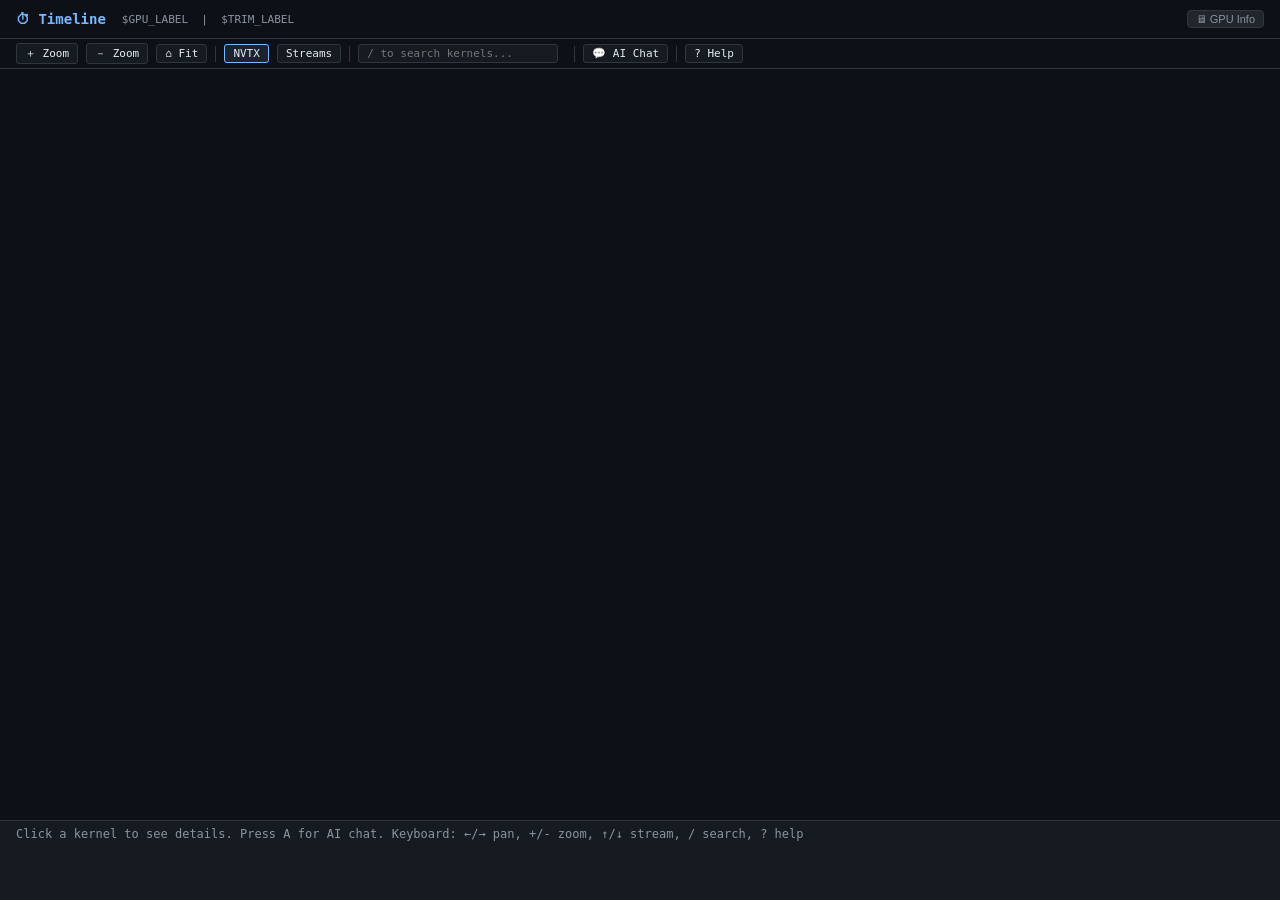
<file: src/nsys_tui/templates/timeline.html>
<!DOCTYPE html>
<html lang="en">

<head>
    <meta charset="UTF-8">
    <meta name="viewport" content="width=device-width, initial-scale=1.0">
    <title>Timeline — $GPU_LABEL</title>
    <style>
        :root {
            --bg: #0d1117;
            --surface: #161b22;
            --border: #30363d;
            --text: #e6edf3;
            --text-dim: #8b949e;
            --accent: #79b8ff;
            --accent-dim: #58a6ff;
            --nvtx: #4a6fa5;
            --kernel: #238636;
            --nccl: #d2a8ff;
            --heat-0: #238636;
            --heat-50: #d4a72c;
            --heat-100: #da3633;
            --sel: #264f78
        }

        * {
            box-sizing: border-box;
            margin: 0;
            padding: 0
        }

        body {
            font-family: 'SF Mono', 'Cascadia Code', 'Fira Code', monospace;
            font-size: 13px;
            background: var(--bg);
            color: var(--text);
            overflow: hidden;
            height: 100vh;
            display: flex;
            flex-direction: column
        }

        header {
            padding: 10px 16px;
            border-bottom: 1px solid var(--border);
            display: flex;
            align-items: center;
            gap: 16px;
            flex-shrink: 0
        }

        header h1 {
            font-size: 14px;
            color: var(--accent);
            font-weight: 600
        }

        header .sub {
            color: var(--text-dim);
            font-size: 11px
        }

        header .stats {
            margin-left: auto;
            font-size: 11px;
            color: var(--text-dim)
        }

        header .stats strong {
            color: var(--text)
        }

        .toolbar {
            padding: 4px 16px;
            border-bottom: 1px solid var(--border);
            display: flex;
            gap: 8px;
            align-items: center;
            font-size: 11px;
            flex-shrink: 0
        }

        .toolbar button {
            background: var(--surface);
            border: 1px solid var(--border);
            color: var(--text);
            padding: 2px 8px;
            border-radius: 3px;
            cursor: pointer;
            font-size: 11px;
            font-family: inherit
        }

        .toolbar button:hover {
            border-color: var(--accent)
        }

        .toolbar button.active {
            border-color: var(--accent);
            background: #1a2332
        }

        .toolbar .sep {
            width: 1px;
            height: 16px;
            background: var(--border)
        }

        .toolbar input {
            background: var(--surface);
            border: 1px solid var(--border);
            color: var(--text);
            padding: 2px 8px;
            border-radius: 3px;
            font-size: 11px;
            font-family: inherit;
            width: 200px
        }

        .toolbar .hint {
            color: var(--text-dim)
        }

        #canvasWrap {
            flex: 1;
            overflow-x: hidden;
            overflow-y: auto;
            position: relative;
            cursor: crosshair
        }

        canvas {
            display: block
        }

        #detail {
            height: 80px;
            border-top: 1px solid var(--border);
            padding: 6px 16px;
            overflow-y: auto;
            flex-shrink: 0;
            font-size: 12px;
            background: var(--surface);
            cursor: pointer;
            transition: height 0.15s;
        }

        #detail.collapsed {
            height: 24px;
            overflow: hidden;
        }

        #detail.empty {
            color: var(--text-dim)
        }

        .detail-name {
            color: #7ee787;
            font-weight: 600;
            font-size: 13px
        }

        .detail-dur {
            color: var(--text-dim);
            font-size: 11px
        }

        .detail-path {
            margin-top: 4px;
            font-size: 11px
        }

        .detail-path span {
            color: var(--accent)
        }

        .detail-path .sep {
            color: var(--text-dim);
            margin: 0 4px
        }

        .tooltip {
            position: fixed;
            background: #1c2333;
            border: 1px solid var(--border);
            border-radius: 6px;
            padding: 6px 10px;
            font-size: 11px;
            z-index: 9998;
            pointer-events: none;
            box-shadow: 0 4px 12px rgba(0, 0, 0, .4);
            max-width: 400px;
            white-space: nowrap
        }

        .help-overlay {
            position: fixed;
            top: 50%;
            left: 50%;
            transform: translate(-50%, -50%);
            background: var(--surface);
            border: 1px solid var(--border);
            border-radius: 8px;
            padding: 16px 24px;
            z-index: 9999;
            font-size: 12px;
            min-width: 320px;
            display: none
        }

        .help-overlay h2 {
            color: var(--accent);
            font-size: 14px;
            margin-bottom: 8px
        }

        .help-overlay table td {
            padding: 2px 12px 2px 0
        }

        .help-overlay .key {
            color: var(--accent);
            font-weight: 600;
            min-width: 60px;
            display: inline-block
        }

        /* ── Chat sidebar ── */
        #appLayout {
            display: flex;
            flex: 1;
            overflow: hidden;
        }

        #mainCol {
            flex: 1;
            display: flex;
            flex-direction: column;
            overflow: hidden;
            min-width: 0;
        }

        #chatSidebar {
            width: 380px;
            flex-shrink: 0;
            display: none;
            flex-direction: column;
            background: var(--surface);
            border-left: 1px solid var(--border);
        }

        #chatSidebar.open {
            display: flex;
        }

        #chatHeader {
            padding: 8px 12px;
            border-bottom: 1px solid var(--border);
            display: flex;
            align-items: center;
            gap: 8px;
            font-size: 12px;
            font-weight: 600;
            color: var(--accent);
        }

        #chatHeader select {
            background: var(--bg);
            border: 1px solid var(--border);
            color: var(--text);
            font-size: 10px;
            font-family: inherit;
            border-radius: 3px;
            padding: 2px 4px;
            margin-left: auto;
        }

        #chatHeader button {
            background: none;
            border: none;
            color: var(--text-dim);
            cursor: pointer;
            font-size: 16px;
            padding: 0 4px;
        }

        #chatMessages {
            flex: 1;
            overflow-y: auto;
            padding: 8px 12px;
            font-size: 12px;
            line-height: 1.5;
        }

        .chat-msg {
            margin-bottom: 10px;
            padding: 8px 10px;
            border-radius: 6px;
            max-width: 95%;
            word-wrap: break-word;
            white-space: pre-wrap;
        }

        .chat-msg.user {
            background: #1a2332;
            border: 1px solid #264f78;
            margin-left: auto;
            color: #79b8ff;
        }

        .chat-msg.ai {
            background: #161b22;
            border: 1px solid var(--border);
            color: var(--text);
        }

        .chat-msg.system {
            background: transparent;
            border: none;
            color: var(--text-dim);
            font-size: 11px;
            font-style: italic;
            padding: 2px 0;
        }

        .chat-msg code {
            background: #0d1117;
            padding: 1px 4px;
            border-radius: 3px;
            font-size: 11px;
        }

        .chat-msg pre {
            background: #0d1117;
            padding: 6px 8px;
            border-radius: 4px;
            overflow-x: auto;
            margin: 4px 0;
            font-size: 11px;
        }

        #chatInputWrap {
            padding: 8px 12px;
            border-top: 1px solid var(--border);
            display: flex;
            gap: 6px;
        }

        #chatInput {
            flex: 1;
            background: var(--bg);
            border: 1px solid var(--border);
            color: var(--text);
            padding: 6px 10px;
            border-radius: 4px;
            font-size: 12px;
            font-family: inherit;
            outline: none;
        }

        #chatInput:focus {
            border-color: var(--accent);
        }

        #chatSendBtn {
            background: #238636;
            border: none;
            color: #fff;
            padding: 6px 12px;
            border-radius: 4px;
            cursor: pointer;
            font-size: 12px;
            font-family: inherit;
        }

        #chatSendBtn:disabled {
            opacity: 0.5;
            cursor: not-allowed;
        }

        .chat-streaming {
            border-color: var(--accent) !important;
            animation: pulse 1.5s ease-in-out infinite;
        }

        @keyframes pulse {

            0%,
            100% {
                opacity: 1;
            }

            50% {
                opacity: 0.7;
            }
        }
    </style>
</head>

<body>
    <header>
        <h1>⏱ Timeline</h1>
        <span class="sub">$GPU_LABEL &nbsp;|&nbsp; $TRIM_LABEL</span>
        <span class="stats" id="stats"></span>
        <button onclick="toggleGpuInfo()"
            style="background:#21262d;color:#8b949e;border:1px solid #30363d;border-radius:4px;padding:2px 8px;cursor:pointer;font-size:11px;margin-left:8px"
            id="gpuInfoBtn">🖥 GPU Info</button>
    </header>
    <div id="gpuInfoPanel"
        style="display:none;position:absolute;top:36px;right:10px;z-index:100;background:#161b22;border:1px solid #30363d;border-radius:6px;padding:10px;max-width:400px;font-size:11px;color:#8b949e;font-family:monospace">
        <div id="gpuInfoContent"></div>
    </div>
    <div class="toolbar" id="toolbar">
        <button onclick="zoomIn()" title="+">＋ Zoom</button>
        <button onclick="zoomOut()" title="-">－ Zoom</button>
        <button onclick="fitAll()" title="Home">⌂ Fit</button>
        <div class="sep"></div>
        <button onclick="toggleNVTX()" id="nvtxBtn" class="active">NVTX</button>
        <button onclick="toggleStreamFilter()" id="streamFilterBtn">Streams</button>
        <div class="sep"></div>
        <input type="text" id="searchInput" placeholder="/ to search kernels..." oninput="onSearch()">
        <span class="hint" id="searchHint"></span>
        <div class="sep"></div>
        <button onclick="toggleChat()" id="chatBtn">💬 AI Chat</button>
        <div class="sep"></div>
        <button onclick="toggleHelp()">? Help</button>
    </div>
    <div id="appLayout">
        <div id="mainCol">
            <div id="canvasWrap"><canvas id="c"></canvas></div>
            <div id="detail" class="empty">Click a kernel to see details. Press A for AI chat. Keyboard: ←/→ pan, +/-
                zoom, ↑/↓ stream, / search, ? help</div>
        </div>
        <div id="chatSidebar">
            <div id="chatHeader">
                <span>💬 AI Chat</span>
                <select id="chatModel"></select>
                <button onclick="toggleChat()" title="Close">✕</button>
            </div>
            <div id="chatMessages"></div>
            <div id="chatInputWrap">
                <input type="text" id="chatInput" placeholder="Ask about this profile..." />
                <button id="chatSendBtn" onclick="sendChat()">Send</button>
            </div>
        </div>
    </div>
    <div class="tooltip" id="tooltip" style="display:none"></div>
    <div class="help-overlay" id="helpOverlay">
        <h2>Keyboard Shortcuts</h2>
        <table>
            <tr>
                <td><span class="key">← →</span></td>
                <td>Pan viewport</td>
            </tr>
            <tr>
                <td><span class="key">+ −</span></td>
                <td>Zoom in/out</td>
            </tr>
            <tr>
                <td><span class="key">↑ ↓</span></td>
                <td>Select stream</td>
            </tr>
            <tr>
                <td><span class="key">Home</span></td>
                <td>Fit all</td>
            </tr>
            <tr>
                <td><span class="key">Tab</span></td>
                <td>Next kernel in stream</td>
            </tr>
            <tr>
                <td><span class="key">S+Tab</span></td>
                <td>Previous kernel</td>
            </tr>
            <tr>
                <td><span class="key">/</span></td>
                <td>Search kernels</td>
            </tr>
            <tr>
                <td><span class="key">Esc</span></td>
                <td>Clear selection/search</td>
            </tr>
            <tr>
                <td><span class="key">N</span></td>
                <td>Toggle NVTX lanes</td>
            </tr>
            <tr>
                <td><span class="key">F</span></td>
                <td>Toggle focus (hide toolbar)</td>
            </tr>
            <tr>
                <td><span class="key">A</span></td>
                <td>Toggle AI chat sidebar</td>
            </tr>
            <tr>
                <td><span class="key">?</span></td>
                <td>Toggle help</td>
            </tr>
        </table>
        <div style="margin-top:8px;color:var(--text-dim);font-size:11px">Mouse: scroll=zoom, drag=pan, click=select
        </div>
    </div>

    <script>
        const INITIAL_DATA = $DATA;
        const PROGRESSIVE = '$PROGRESSIVE' === '1';
        const TILE_WINDOW_S = 5;  // seconds per tile
        const GPU_INFO = $GPU_INFO_JSON;

        const canvas = document.getElementById('c');
        const ctx = canvas.getContext('2d');
        const wrap = document.getElementById('canvasWrap');

        // ── Tile Cache ──
        class TileCache {
            constructor(maxBytes = 100 * 1024 * 1024) {
                this.tiles = new Map();  // key "start_s-end_s" → {data, ts, sizeEst}
                this.maxBytes = maxBytes;
                this.currentBytes = 0;
            }
            key(startS, endS) { return `${startS.toFixed(1)}-${endS.toFixed(1)}`; }
            has(startS, endS) { return this.tiles.has(this.key(startS, endS)); }
            get(startS, endS) {
                const k = this.key(startS, endS);
                const entry = this.tiles.get(k);
                if (entry) entry.ts = Date.now();
                return entry ? entry.data : null;
            }
            put(startS, endS, data) {
                const k = this.key(startS, endS);
                const sizeEst = JSON.stringify(data).length * 2;  // rough byte estimate
                // No eviction — tiles are small with pre-built server cache
                this.tiles.set(k, { data, ts: Date.now(), sizeEst });
                this.currentBytes += sizeEst;
            }
            // Get all cached data merged
            allData() {
                const merged = { gpus: [] };
                const gpuMap = {};
                for (const [, entry] of this.tiles) {
                    if (!entry.data || !entry.data.gpus) continue;
                    for (const gpu of entry.data.gpus) {
                        if (!gpuMap[gpu.id]) { gpuMap[gpu.id] = []; merged.gpus.push({ id: gpu.id, data: [] }); }
                        const idx = merged.gpus.findIndex(g => g.id === gpu.id);
                        merged.gpus[idx].data.push(...gpu.data);
                    }
                }
                return merged;
            }
        }
        const tileCache = new TileCache();
        let profileMeta = null;  // {time_range_ns, gpus, device_ids}
        let isLoading = false;

        // ── Loading overlay ──
        function showLoading(msg) {
            let overlay = document.getElementById('loadingOverlay');
            if (!overlay) {
                overlay = document.createElement('div');
                overlay.id = 'loadingOverlay';
                overlay.style.cssText = 'position:absolute;top:0;left:0;right:0;bottom:0;display:flex;align-items:center;justify-content:center;background:rgba(13,17,23,0.8);color:#79b8ff;font-size:14px;z-index:100;pointer-events:none;';
                wrap.style.position = 'relative';
                wrap.appendChild(overlay);
            }
            overlay.textContent = msg || 'Loading…';
            overlay.style.display = 'flex';
        }
        function hideLoading() {
            const overlay = document.getElementById('loadingOverlay');
            if (overlay) overlay.style.display = 'none';
        }

        // ── Fetch data for a time window ──
        async function fetchTile(startS, endS) {
            if (tileCache.has(startS, endS)) return tileCache.get(startS, endS);
            const resp = await fetch(`/api/data?start_s=${startS}&end_s=${endS}`);
            const data = await resp.json();
            if (data.error) { console.error('fetchTile error:', data.error); return null; }
            tileCache.put(startS, endS, data);
            return data;
        }

        // ── Quantize view to tile boundaries ──
        function tileBounds(ns) {
            const s = ns / 1e9;
            const startS = Math.floor(s / TILE_WINDOW_S) * TILE_WINDOW_S;
            return [startS, startS + TILE_WINDOW_S];
        }

        // ── Load tiles covering the current viewport ──
        async function ensureTilesForView(vStart, vEnd) {
            const startTile = tileBounds(vStart);
            const endTile = tileBounds(vEnd);
            const promises = [];
            for (let s = startTile[0]; s < endTile[1]; s += TILE_WINDOW_S) {
                if (!tileCache.has(s, s + TILE_WINDOW_S)) {
                    promises.push(fetchTile(s, s + TILE_WINDOW_S));
                }
            }
            if (promises.length > 0) {
                isLoading = true;
                showLoading(`Loading ${promises.length} tile${promises.length > 1 ? 's' : ''}…`);
                await Promise.all(promises);
                isLoading = false;
                hideLoading();
                rebuildDataFromCache();
            }
        }

        // ── Background prefetch ±1 tile on idle ──
        function prefetchAdjacent() {
            if (!PROGRESSIVE || typeof requestIdleCallback === 'undefined') return;
            requestIdleCallback(() => {
                const startTile = tileBounds(viewStart);
                const endTile = tileBounds(viewEnd);
                // Prefetch one tile before and after
                const before = [startTile[0] - TILE_WINDOW_S, startTile[0]];
                const after = [endTile[1], endTile[1] + TILE_WINDOW_S];
                if (profileMeta) {
                    const pStartS = profileMeta.time_range_ns[0] / 1e9;
                    const pEndS = profileMeta.time_range_ns[1] / 1e9;
                    if (before[0] >= pStartS && !tileCache.has(before[0], before[1])) {
                        fetchTile(before[0], before[1]).then(() => { rebuildDataFromCache(); draw(); });
                    }
                    if (after[1] <= pEndS && !tileCache.has(after[0], after[1])) {
                        fetchTile(after[0], after[1]).then(() => { rebuildDataFromCache(); draw(); });
                    }
                }
            });
        }

        // ── Data extraction (multi-GPU aware) ──
        let allNodes = []; let kernels = []; let nvtxSpans = [];
        let gpuIds = [];
        let isMultiGPU = false;

        function extractData(nodes, path, depth, gpuId) {
            for (const n of nodes) {
                const np = path ? path + ' > ' + n.name : n.name;
                n._path = np; n._depth = depth; n._gpu = gpuId;
                allNodes.push(n);
                if (n.type === 'kernel') { n._path = np; kernels.push(n); }
                else if (n.type === 'nvtx' && n.start_ns && n.end_ns) {
                    nvtxSpans.push({ name: n.name, start: n.start_ns, end: n.end_ns, depth, path: np, dur: n.duration_ms, gpu: gpuId });
                }
                if (n.children) extractData(n.children, np, depth + 1, gpuId);
            }
        }

        // Handle new multi-GPU format: {gpus: [{id, data}, ...]}
        // and legacy single-GPU format: [node, ...]
        function loadFromData(DATA) {
            if (!DATA) return;
            if (DATA.gpus) {
                for (const gpuEntry of DATA.gpus) {
                    if (!gpuIds.includes(gpuEntry.id)) gpuIds.push(gpuEntry.id);
                    extractData(gpuEntry.data, '', 0, gpuEntry.id);
                }
            } else if (Array.isArray(DATA)) {
                if (!gpuIds.includes(0)) gpuIds.push(0);
                extractData(DATA, '', 0, 0);
            }
            isMultiGPU = gpuIds.length > 1;
        }

        // Streams — rebuilt with each data load
        let streamMap = {};
        let streamIds = [];
        let gpuBands = [];
        let timeStart = 0, timeEnd = 1, timeSpan = 1;
        let nvtxMaxDepth = 0;

        function rebuildDataFromCache() {
            // Clear and rebuild from all cached tiles (progressive) or from baked data
            allNodes = []; kernels = []; nvtxSpans = [];
            gpuIds = []; isMultiGPU = false;

            if (PROGRESSIVE) {
                loadFromData(tileCache.allData());
            } else {
                loadFromData(INITIAL_DATA);
            }
            kernels.sort((a, b) => a.start_ns - b.start_ns);

            // Rebuild stream map
            streamMap = {};
            kernels.forEach(k => {
                const rawStream = k.stream !== undefined ? String(k.stream) : '?';
                const key = isMultiGPU ? `${k._gpu}:${rawStream}` : rawStream;
                k._streamKey = key;
                if (!streamMap[key]) streamMap[key] = [];
                streamMap[key].push(k);
            });

            // Build ordered stream list: group by GPU
            streamIds = [];
            gpuBands = [];
            for (const gpuId of gpuIds) {
                const startIdx = streamIds.length;
                const gpuStreams = Object.keys(streamMap)
                    .filter(k => isMultiGPU ? k.startsWith(gpuId + ':') : true)
                    .sort((a, b) => {
                        const aNum = parseInt(a.split(':').pop());
                        const bNum = parseInt(b.split(':').pop());
                        if (!isNaN(aNum) && !isNaN(bNum)) return aNum - bNum;
                        return a.localeCompare(b);
                    });
                for (const s of gpuStreams) {
                    if (!streamIds.includes(s)) streamIds.push(s);
                }
                gpuBands.push({ gpuId, startIdx, endIdx: streamIds.length });
            }
            Object.values(streamMap).forEach(ks => ks.sort((a, b) => a.start_ns - b.start_ns));

            // Time bounds
            timeStart = kernels.length ? Math.min(...kernels.map(k => k.start_ns), ...nvtxSpans.map(s => s.start)) : 0;
            timeEnd = kernels.length ? Math.max(...kernels.map(k => k.end_ns), ...nvtxSpans.map(s => s.end)) : 1;
            timeSpan = Math.max(timeEnd - timeStart, 1);

            // NVTX depth
            nvtxMaxDepth = nvtxSpans.length ? Math.min(6, Math.max(...nvtxSpans.map(s => s.depth)) + 1) : 0;

            // Stats
            const totalKernels = kernels.length;
            const totalNVTX = nvtxSpans.length;
            const totalMs = kernels.reduce((a, k) => a + k.duration_ms, 0);
            const gpuCountLabel = gpuIds.length > 1 ? `GPUs: <strong>${gpuIds.length}</strong> &nbsp; ` : '';
            document.getElementById('stats').innerHTML =
                gpuCountLabel +
                (PROGRESSIVE ? `<span style="color:#238636">● Progressive</span> &nbsp; ` : '') +
                `<span>Kernels: <strong>${totalKernels}</strong></span> &nbsp; ` +
                `<span>NVTX: <strong>${totalNVTX}</strong></span> &nbsp; ` +
                `<span>GPU time: <strong>${totalMs.toFixed(1)}ms</strong></span>`;
        }

        // ── Initialization ──
        async function initData() {
            if (INITIAL_DATA !== null) {
                // Baked-in data mode (--trim was specified)
                rebuildDataFromCache();
                viewStart = timeStart - timeSpan * 0.02;
                viewEnd = timeEnd + timeSpan * 0.02;
                resize();
                return;
            }
            // Progressive mode: fetch metadata, then first window
            showLoading('Loading profile metadata…');
            try {
                const metaResp = await fetch('/api/meta');
                profileMeta = await metaResp.json();
                // Check for saved viewport
                let restored = false;
                try {
                    const saved = JSON.parse(localStorage.getItem(_viewKey));
                    if (saved && saved.s !== undefined && saved.e !== undefined) {
                        // Load tiles for saved viewport
                        await ensureTilesForView(saved.s, saved.e);
                        rebuildDataFromCache();
                        viewStart = saved.s;
                        viewEnd = saved.e;
                        restored = true;
                    }
                } catch (e) { }
                if (!restored) {
                    // Default view: first 5 seconds
                    const firstEnd = TILE_WINDOW_S;
                    await fetchTile(0, firstEnd);
                    rebuildDataFromCache();
                    viewStart = 0;
                    viewEnd = firstEnd * 1e9;
                }
                hideLoading();
                resize();
                prefetchAdjacent();
            } catch (e) {
                hideLoading();
                console.error('initData failed:', e);
                document.getElementById('detail').textContent = 'Failed to load profile: ' + e.message;
            }
        }

        // ── State ──
        let viewStart = 0;
        let viewEnd = 1;
        let selectedKernel = null;
        let selectedStreamIdx = 0;
        let showNVTX = true;
        let searchQuery = '';
        let searchMatches = new Set();
        let isDragging = false, dragStartX = 0, dragViewStart = 0, dragViewEnd = 0;
        let isSelecting = false, selectStartX = 0, selectStartNs = 0, selectEndNs = 0;
        let bookmarks = [];
        let hiddenStreams = new Set();  // stream keys to hide

        // ── Layout constants ──
        const LABEL_W = isMultiGPU ? 110 : 90;
        const RULER_H = 24;
        const NVTX_ROW_H = 20;
        const STREAM_H = 32;
        const STREAM_GAP = 2;
        const GPU_SEP_H = isMultiGPU ? 22 : 0;
        const MIN_BLOCK_W = 2;
        const DPR = window.devicePixelRatio || 1;

        // ── Colors (vivid so bars stand out on dark background; background unchanged) ──
        const STREAM_COLORS = ['#3fb950', '#58a6ff', '#bc8cff', '#ff7b7b', '#d4a72c', '#79b8ff', '#56d364'];
        const NVTX_COLORS = ['#5b8dc9', '#8b7ab8', '#3d9b6e', '#c76b7a', '#b89b4d', '#6b9bc4'];
        const GPU_SEP_COLORS = ['#58a6ff', '#bc8cff', '#3fb950', '#ff7b7b'];

        function streamColor(idx) { return STREAM_COLORS[idx % STREAM_COLORS.length]; }
        function nvtxColor(depth) { return NVTX_COLORS[depth % NVTX_COLORS.length]; }

        // ── Formatting ──
        function fmtDur(ms) { return ms >= 1 ? ms.toFixed(2) + 'ms' : (ms * 1000).toFixed(0) + 'μs'; }
        function fmtNs(ns) { return (ns / 1e6).toFixed(3) + 'ms'; }

        // ── Resize ──
        function contentHeight() {
            // Total height needed: ruler + NVTX + GPU separators + all stream rows
            const gpuSeps = isMultiGPU ? gpuBands.length * GPU_SEP_H : 0;
            return RULER_H + nvtxAreaH() + gpuSeps + streamIds.length * (STREAM_H + STREAM_GAP) + 20;
        }
        function resize() {
            const r = wrap.getBoundingClientRect();
            const needH = Math.max(r.height, contentHeight());
            canvas.width = r.width * DPR;
            canvas.height = needH * DPR;
            canvas.style.width = r.width + 'px';
            canvas.style.height = needH + 'px';
            ctx.setTransform(DPR, 0, 0, DPR, 0, 0);
            draw();
        }
        window.addEventListener('resize', resize);

        // ── Coordinate helpers ──
        function nsToX(ns) {
            const w = canvas.width / DPR - LABEL_W;
            return LABEL_W + (ns - viewStart) / (viewEnd - viewStart) * w;
        }
        function xToNs(x) {
            const w = canvas.width / DPR - LABEL_W;
            return viewStart + (x - LABEL_W) / w * (viewEnd - viewStart);
        }

        function nvtxAreaH() { return showNVTX && nvtxSpans.length ? nvtxMaxDepth * NVTX_ROW_H + 4 : 0; }

        // Compute Y position for a stream index, accounting for GPU separator rows
        function streamY(idx) {
            let y = RULER_H + nvtxAreaH();
            let sepsAbove = 0;
            if (isMultiGPU) {
                for (const band of gpuBands) {
                    if (idx >= band.startIdx && band.startIdx > 0) sepsAbove++;
                }
            }
            return y + idx * (STREAM_H + STREAM_GAP) + sepsAbove * GPU_SEP_H;
        }

        // ── Draw ──
        function draw() {
            const W = canvas.width / DPR;
            const H = canvas.height / DPR;
            ctx.clearRect(0, 0, W, H);
            ctx.font = '11px SF Mono, Cascadia Code, Fira Code, monospace';

            drawRuler(W);
            if (showNVTX) drawNVTX(W);
            drawStreams(W, H);
        }

        function drawRuler(W) {
            const tw = W - LABEL_W;
            const viewSpan = viewEnd - viewStart;
            // Nice interval
            const rawInterval = viewSpan / (tw / 80);
            const mag = Math.pow(10, Math.floor(Math.log10(rawInterval)));
            const nice = [1, 2, 5, 10].find(n => n * mag >= rawInterval) * mag;

            ctx.fillStyle = '#161b22';
            ctx.fillRect(0, 0, W, RULER_H);
            ctx.strokeStyle = '#30363d';
            ctx.beginPath(); ctx.moveTo(0, RULER_H - 0.5); ctx.lineTo(W, RULER_H - 0.5); ctx.stroke();

            const start = Math.ceil(viewStart / nice) * nice;
            ctx.fillStyle = '#8b949e';
            ctx.textAlign = 'center';
            ctx.textBaseline = 'bottom';
            for (let t = start; t <= viewEnd; t += nice) {
                const x = nsToX(t);
                if (x < LABEL_W || x > W) continue;
                ctx.strokeStyle = '#30363d';
                ctx.beginPath(); ctx.moveTo(x, RULER_H - 6); ctx.lineTo(x, RULER_H); ctx.stroke();
                const absS = t / 1e9;  // absolute seconds
                const label = absS >= 1 ? absS.toFixed(2) + 's' : absS >= 0.001 ? (absS * 1000).toFixed(2) + 'ms' : (absS * 1e6).toFixed(0) + 'μs';
                ctx.fillText(label, x, RULER_H - 7);
            }

            // Label
            ctx.textAlign = 'right';
            ctx.fillStyle = '#8b949e';
            ctx.fillText('Time', LABEL_W - 6, RULER_H - 7);
        }

        function drawNVTX(W) {
            const baseY = RULER_H;
            ctx.fillStyle = 'rgba(22, 27, 34, 0.85)';
            ctx.fillRect(0, baseY, W, nvtxAreaH());

            // In multi-GPU mode, only show NVTX for the GPU of the selected stream
            let activeGpu = null;
            if (isMultiGPU && streamIds[selectedStreamIdx]) {
                const parts = streamIds[selectedStreamIdx].split(':');
                activeGpu = parseInt(parts[0]);
            }

            for (const span of nvtxSpans) {
                if (isMultiGPU && activeGpu !== null && span.gpu !== activeGpu) continue;
                if (span.depth >= nvtxMaxDepth) continue;
                const x1 = Math.max(LABEL_W, nsToX(span.start));
                const x2 = Math.min(W, nsToX(span.end));
                if (x2 < LABEL_W || x1 > W) continue;
                const w = Math.max(MIN_BLOCK_W, x2 - x1);
                const y = baseY + span.depth * NVTX_ROW_H + 1;
                const h = NVTX_ROW_H - 2;

                ctx.fillStyle = nvtxColor(span.depth);
                ctx.globalAlpha = 0.82;
                ctx.fillRect(x1, y, w, h);
                ctx.globalAlpha = 1;
                ctx.strokeStyle = nvtxColor(span.depth);
                ctx.globalAlpha = 0.95;
                ctx.strokeRect(x1 + 0.5, y + 0.5, w - 1, h - 1);
                ctx.globalAlpha = 1;

                // Label if wide enough
                if (w > 40) {
                    ctx.fillStyle = '#e6edf3';
                    ctx.textAlign = 'left';
                    ctx.textBaseline = 'middle';
                    ctx.save();
                    ctx.beginPath(); ctx.rect(x1 + 2, y, w - 4, h); ctx.clip();
                    ctx.font = '10px SF Mono, Cascadia Code, monospace';
                    ctx.fillText(span.name, x1 + 4, y + h / 2);
                    ctx.restore();
                    ctx.font = '11px SF Mono, Cascadia Code, Fira Code, monospace';
                }
            }

            // NVTX depth labels
            for (let d = 0; d < nvtxMaxDepth; d++) {
                ctx.fillStyle = '#8b949e';
                ctx.textAlign = 'right';
                ctx.textBaseline = 'middle';
                ctx.font = '9px SF Mono, monospace';
                ctx.fillText('L' + d, LABEL_W - 6, baseY + d * NVTX_ROW_H + NVTX_ROW_H / 2);
            }
            // Show which GPU's NVTX is displayed
            if (isMultiGPU && activeGpu !== null) {
                ctx.fillStyle = GPU_SEP_COLORS[gpuIds.indexOf(activeGpu) % GPU_SEP_COLORS.length];
                ctx.font = '9px SF Mono, monospace';
                ctx.textAlign = 'left';
                ctx.textBaseline = 'top';
                ctx.fillText(`NVTX: GPU ${activeGpu}`, LABEL_W + 4, baseY + 2);
            }
            ctx.font = '11px SF Mono, Cascadia Code, Fira Code, monospace';

            // Separator
            const sepY = baseY + nvtxAreaH() - 1;
            ctx.strokeStyle = '#30363d';
            ctx.beginPath(); ctx.moveTo(0, sepY); ctx.lineTo(W, sepY); ctx.stroke();
        }

        function drawStreams(W, H) {
            // Draw GPU separator rows first (if multi-GPU)
            if (isMultiGPU) {
                for (let gi = 0; gi < gpuBands.length; gi++) {
                    const band = gpuBands[gi];
                    if (band.startIdx === 0) continue;  // No separator before first GPU
                    const sepY = streamY(band.startIdx) - GPU_SEP_H;
                    const sepColor = GPU_SEP_COLORS[gi % GPU_SEP_COLORS.length];

                    // Background bar
                    ctx.fillStyle = '#0d1117';
                    ctx.fillRect(0, sepY, W, GPU_SEP_H);

                    // Colored accent line
                    ctx.fillStyle = sepColor;
                    ctx.globalAlpha = 0.6;
                    ctx.fillRect(0, sepY, W, 2);
                    ctx.globalAlpha = 1;

                    // GPU label
                    ctx.fillStyle = sepColor;
                    ctx.font = '10px SF Mono, Cascadia Code, Fira Code, monospace';
                    ctx.textAlign = 'left';
                    ctx.textBaseline = 'middle';
                    ctx.fillText(`── GPU ${band.gpuId} ──`, 8, sepY + GPU_SEP_H / 2 + 1);
                    ctx.font = '11px SF Mono, Cascadia Code, Fira Code, monospace';
                }
                // First GPU header at top of streams area
                if (gpuBands.length > 0) {
                    const band = gpuBands[0];
                    const topY = streamY(0) - GPU_SEP_H;
                    if (topY >= RULER_H + nvtxAreaH() - GPU_SEP_H) {
                        const sepColor = GPU_SEP_COLORS[0];
                        ctx.fillStyle = '#0d1117';
                        ctx.fillRect(0, RULER_H + nvtxAreaH(), W, GPU_SEP_H);
                        ctx.fillStyle = sepColor;
                        ctx.globalAlpha = 0.6;
                        ctx.fillRect(0, RULER_H + nvtxAreaH(), W, 2);
                        ctx.globalAlpha = 1;
                        ctx.fillStyle = sepColor;
                        ctx.font = '10px SF Mono, Cascadia Code, Fira Code, monospace';
                        ctx.textAlign = 'left';
                        ctx.textBaseline = 'middle';
                        ctx.fillText(`── GPU ${band.gpuId} ──`, 8, RULER_H + nvtxAreaH() + GPU_SEP_H / 2 + 1);
                        ctx.font = '11px SF Mono, Cascadia Code, Fira Code, monospace';
                    }
                }
            }

            for (let si = 0; si < streamIds.length; si++) {
                const sid = streamIds[si];
                if (hiddenStreams.has(sid)) continue;  // skip hidden streams
                const ks = streamMap[sid];
                const y = streamY(si) + (isMultiGPU && gpuBands[0].startIdx === 0 ? GPU_SEP_H : 0);
                const isSelected = si === selectedStreamIdx;
                const color = streamColor(si);

                // Background
                if (isSelected) {
                    ctx.fillStyle = 'rgba(55, 65, 85, 0.5)';
                    ctx.fillRect(0, y, W, STREAM_H);
                }

                // Stream label
                ctx.fillStyle = isSelected ? '#79b8ff' : '#8b949e';
                ctx.textAlign = 'right';
                ctx.textBaseline = 'middle';
                const isNccl = ks.some(k => k.name.toLowerCase().includes('nccl'));
                let streamLabel;
                if (isMultiGPU) {
                    // "G0:S21" format
                    const parts = sid.split(':');
                    streamLabel = (isNccl ? '⚡ ' : '') + 'G' + parts[0] + ':S' + parts[1];
                } else {
                    streamLabel = (isNccl ? '⚡ ' : '') + 'S' + sid;
                }
                ctx.fillText(streamLabel, LABEL_W - 6, y + STREAM_H / 2);

                // Kernel blocks
                for (const k of ks) {
                    let x1 = nsToX(k.start_ns);
                    let x2 = nsToX(k.end_ns);
                    if (x2 < LABEL_W || x1 > W) continue;
                    x1 = Math.max(LABEL_W, x1);
                    x2 = Math.min(W, x2);
                    const w = Math.max(MIN_BLOCK_W, x2 - x1);
                    const bY = y + 2;
                    const bH = STREAM_H - 4;

                    const isMatch = searchQuery && searchMatches.has(k);
                    const isSel = k === selectedKernel;
                    const isNcclK = k.name.toLowerCase().includes('nccl');

                    // Color (higher base alpha so blocks are clearly visible on dark bg)
                    let fillColor = isNcclK ? '#d2a8ff' : color;
                    let alpha = 0.78 + 0.22 * (k.heat || 0);
                    if (searchQuery && !isMatch) alpha = 0.2;
                    if (isSel) { fillColor = '#79b8ff'; alpha = 1; }

                    ctx.globalAlpha = alpha;
                    ctx.fillStyle = fillColor;
                    ctx.fillRect(x1, bY, w, bH);
                    ctx.globalAlpha = 1;
                    // Subtle border so blocks don't blend into background
                    if (!isSel) {
                        ctx.strokeStyle = fillColor;
                        ctx.globalAlpha = 0.5;
                        ctx.strokeRect(x1 + 0.5, bY + 0.5, w - 1, bH - 1);
                        ctx.globalAlpha = 1;
                    }

                    if (isSel) {
                        ctx.strokeStyle = '#79b8ff';
                        ctx.lineWidth = 2;
                        ctx.strokeRect(x1, bY, w, bH);
                        ctx.lineWidth = 1;
                    }

                    // Kernel name label
                    if (w > 20) {
                        ctx.fillStyle = isSel ? '#fff' : (searchQuery && !isMatch ? '#555' : '#1c1c1c');
                        ctx.textAlign = 'left';
                        ctx.textBaseline = 'middle';
                        ctx.save();
                        ctx.beginPath(); ctx.rect(x1 + 1, bY, w - 2, bH); ctx.clip();
                        const short = k.name.length > 40 ? k.name.slice(0, 38) + '…' : k.name;
                        // Name first, duration only if space
                        const label = w > 100 ? short + ' ' + fmtDur(k.duration_ms) : short;
                        if (label) ctx.fillText(label, x1 + 3, bY + bH / 2);
                        ctx.restore();
                    }
                }

                // Gridline
                if (si < streamIds.length - 1) {
                    ctx.strokeStyle = '#1c2230';
                    ctx.beginPath(); ctx.moveTo(LABEL_W, y + STREAM_H + 1); ctx.lineTo(W, y + STREAM_H + 1); ctx.stroke();
                }
            }
        }

        // ── Hit testing ──
        function hitTest(mx, my) {
            for (let si = 0; si < streamIds.length; si++) {
                const y = streamY(si) + (isMultiGPU && gpuBands[0].startIdx === 0 ? GPU_SEP_H : 0);
                if (my < y || my > y + STREAM_H) continue;
                const ks = streamMap[streamIds[si]];
                for (const k of ks) {
                    const x1 = Math.max(LABEL_W, nsToX(k.start_ns));
                    const x2 = Math.min(canvas.width / DPR, nsToX(k.end_ns));
                    if (mx >= x1 && mx <= Math.max(x1 + MIN_BLOCK_W, x2)) {
                        return { kernel: k, streamIdx: si };
                    }
                }
                return { kernel: null, streamIdx: si };
            }
            return null;
        }

        // ── Detail panel ──
        function showDetail(k) {
            if (!k) {
                document.getElementById('detail').className = 'empty';
                document.getElementById('detail').innerHTML = 'Click a kernel to see details. Press A for AI chat. Keyboard: ←/→ pan, +/- zoom, ↑/↓ stream, / search, ? help';
                return;
            }
            const parts = (k._path || '').split(' > ');
            const pathHtml = parts.slice(0, -1).map(p => `<span>${escH(p)}</span>`).join('<span class="sep">›</span>');
            const gpuLabel = isMultiGPU ? ` &nbsp;|&nbsp; GPU ${k._gpu}` : '';

            document.getElementById('detail').className = '';
            document.getElementById('detail').innerHTML =
                `<div class="detail-name">⚡ ${escH(k.name)}</div>` +
                `<div class="detail-dur">${fmtDur(k.duration_ms)} &nbsp;|&nbsp; Stream ${k.stream ?? '?'}${gpuLabel} &nbsp;|&nbsp; ${fmtNs(k.start_ns)} → ${fmtNs(k.end_ns)}</div>` +
                (pathHtml ? `<div class="detail-path">📦 ${pathHtml}</div>` : '');
        }

        function escH(s) { return s.replace(/&/g, '&amp;').replace(/</g, '&lt;').replace(/>/g, '&gt;'); }

        // ── Navigation ──
        // ── Progressive tile loading on viewport change ──
        let _viewChangeTimer = null;
        const _viewKey = 'timeline-view-' + '$GPU_LABEL'.replace(/[^a-zA-Z0-9]/g, '_');
        function afterViewChange() {
            // Persist viewport to localStorage
            try { localStorage.setItem(_viewKey, JSON.stringify({ s: viewStart, e: viewEnd, t: Date.now() })); } catch (e) { }
            if (!PROGRESSIVE) return;
            clearTimeout(_viewChangeTimer);
            _viewChangeTimer = setTimeout(async () => {
                await ensureTilesForView(viewStart, viewEnd);
                resize();
                prefetchAdjacent();
            }, 150);
        }

        function clampView() {
            const minNs = 0;  // time is never negative
            const maxNs = profileMeta ? profileMeta.time_range_ns[1] : timeEnd;
            const span = viewEnd - viewStart;
            if (viewStart < minNs) { viewStart = minNs; viewEnd = minNs + span; }
            if (viewEnd > maxNs) { viewEnd = maxNs; viewStart = maxNs - span; }
            // Final clamp in case span > total range
            if (viewStart < minNs) viewStart = minNs;
        }

        function panBy(fraction) {
            const span = viewEnd - viewStart;
            const delta = span * fraction;
            viewStart += delta; viewEnd += delta;
            clampView();
            draw();
            afterViewChange();
        }
        function zoomAt(factor, centerNs) {
            if (centerNs === undefined) centerNs = (viewStart + viewEnd) / 2;
            const span = viewEnd - viewStart;
            const newSpan = span * factor;
            const minSpan = 100; // 100 ns minimum
            if (newSpan < minSpan) return;
            const ratio = (centerNs - viewStart) / span;
            viewStart = centerNs - newSpan * ratio;
            viewEnd = centerNs + newSpan * (1 - ratio);
            clampView();
            draw();
            afterViewChange();
        }
        function zoomIn() { zoomAt(0.5); }
        function zoomOut() { zoomAt(2); }
        function fitAll() {
            const maxNs = profileMeta ? profileMeta.time_range_ns[1] : timeEnd;
            viewStart = 0;
            viewEnd = maxNs;
            clampView();
            draw();
            afterViewChange();
        }

        function selectKernel(k) {
            selectedKernel = k;
            showDetail(k);
            draw();
        }

        function nextKernel(dir) {
            const sid = streamIds[selectedStreamIdx];
            const ks = streamMap[sid];
            if (!ks || !ks.length) return;
            // Find current kernel in this stream using _streamKey
            if (!selectedKernel || selectedKernel._streamKey !== sid) {
                selectKernel(ks[0]); ensureVisible(ks[0]); return;
            }
            const idx = ks.indexOf(selectedKernel);
            if (idx === -1) { selectKernel(ks[0]); ensureVisible(ks[0]); return; }
            const next = idx + dir;
            if (next >= 0 && next < ks.length) {
                selectKernel(ks[next]); ensureVisible(ks[next]);
            }
        }

        function ensureVisible(k) {
            const span = viewEnd - viewStart;
            if (k.start_ns < viewStart || k.end_ns > viewEnd) {
                const center = (k.start_ns + k.end_ns) / 2;
                viewStart = center - span / 2;
                viewEnd = center + span / 2;
                clampView();
                draw();
                afterViewChange();
            }
        }

        // ── GPU Info dropdown ──
        function toggleGpuInfo() {
            const panel = document.getElementById('gpuInfoPanel');
            if (panel.style.display === 'none') {
                let html = '<table style="border-collapse:collapse;width:100%">';
                html += '<tr style="color:#58a6ff"><th style="text-align:left;padding:2px 6px">GPU</th><th style="text-align:left;padding:2px 6px">Name</th><th style="text-align:right;padding:2px 6px">SMs</th><th style="text-align:right;padding:2px 6px">Mem</th><th style="text-align:left;padding:2px 6px">PCI</th></tr>';
                GPU_INFO.forEach(g => {
                    html += `<tr><td style="padding:2px 6px;color:#7ee787">${g.id}</td><td style="padding:2px 6px">${g.name}</td><td style="padding:2px 6px;text-align:right">${g.sms}</td><td style="padding:2px 6px;text-align:right">${g.mem_gb}GB</td><td style="padding:2px 6px;color:#8b949e">${g.pci}</td></tr>`;
                });
                html += '</table>';
                document.getElementById('gpuInfoContent').innerHTML = html;
                panel.style.display = 'block';
            } else {
                panel.style.display = 'none';
            }
        }

        // ── Bookmarks ──
        function saveBookmark() {
            const k = selectedKernel;
            const time_ns = k ? (k.start_ns + k.end_ns) / 2 : (viewStart + viewEnd) / 2;
            const bm = {
                label: k ? k.name.slice(0, 30) : `@${(time_ns / 1e9).toFixed(2)}s`,
                time_ns,
                nvtx_path: k ? (k._path || '') : '',
                nvtx_index: k ? nvtxSpans.findIndex(s => time_ns >= s.start && time_ns <= s.end) : -1,
                kernel_index: k ? kernels.indexOf(k) : -1,
                kernel_name: k ? k.name : '',
                stream: k ? (k._streamKey || '') : '',
                gpu: k ? (k._gpu ?? '') : '',
            };
            bookmarks.push(bm);
            showToast(`Bookmark #${bookmarks.length}: ${bm.label}`);
            draw();
        }

        function jumpToBookmark(idx) {
            if (idx < 0 || idx >= bookmarks.length) return;
            const bm = bookmarks[idx];
            const span = viewEnd - viewStart;
            viewStart = bm.time_ns - span / 2;
            viewEnd = bm.time_ns + span / 2;
            clampView();
            draw();
            afterViewChange();
            // Try to select the kernel if we have an index
            if (bm.kernel_index >= 0 && bm.kernel_index < kernels.length) {
                selectKernel(kernels[bm.kernel_index]);
            }
            showToast(`→ Bookmark #${idx + 1}: ${bm.label}`);
        }

        function toggleBookmarkList() {
            const panel = document.getElementById('gpuInfoPanel');
            if (bookmarks.length === 0) { showToast('No bookmarks. Press B to save one.'); return; }
            let html = '<div style="color:#58a6ff;margin-bottom:4px;font-weight:600">📌 Bookmarks</div>';
            html += '<table style="border-collapse:collapse;width:100%">';
            bookmarks.forEach((bm, i) => {
                const ts = (bm.time_ns / 1e9).toFixed(3) + 's';
                html += `<tr style="cursor:pointer" onclick="jumpToBookmark(${i});document.getElementById('gpuInfoPanel').style.display='none'"><td style="padding:2px 4px;color:#7ee787">${i + 1}</td><td style="padding:2px 4px">${bm.label}</td><td style="padding:2px 4px;color:#8b949e">${ts}</td><td style="padding:2px 4px;color:#8b949e">${bm.nvtx_path ? bm.nvtx_path.split(' > ').pop() : ''}</td></tr>`;
            });
            html += '</table>';
            document.getElementById('gpuInfoContent').innerHTML = html;
            panel.style.display = panel.style.display === 'none' ? 'block' : 'none';
        }

        function showToast(msg) {
            let toast = document.getElementById('toast');
            if (!toast) {
                toast = document.createElement('div');
                toast.id = 'toast';
                toast.style.cssText = 'position:fixed;bottom:60px;left:50%;transform:translateX(-50%);background:#21262d;color:#e6edf3;padding:6px 16px;border-radius:6px;border:1px solid #30363d;font-size:12px;z-index:200;opacity:0;transition:opacity 0.3s';
                document.body.appendChild(toast);
            }
            toast.textContent = msg;
            toast.style.opacity = '1';
            setTimeout(() => { toast.style.opacity = '0'; }, 2000);
        }

        function toggleNVTX() {
            showNVTX = !showNVTX;
            document.getElementById('nvtxBtn').classList.toggle('active', showNVTX);
            draw();
        }

        function toggleStreamFilter() {
            const panel = document.getElementById('gpuInfoPanel');
            let html = '<div style="color:#58a6ff;margin-bottom:6px;font-weight:600">📺 Stream Visibility</div>';
            // Group streams by GPU
            const gpuStreams = {};
            streamIds.forEach(sid => {
                const parts = sid.split(':');
                const gpuId = isMultiGPU ? parts[0] : 'all';
                if (!gpuStreams[gpuId]) gpuStreams[gpuId] = [];
                gpuStreams[gpuId].push(sid);
            });
            for (const [gpuId, streams] of Object.entries(gpuStreams)) {
                const label = gpuId === 'all' ? 'Streams' : `GPU ${gpuId}`;
                html += `<div style="margin-top:4px;color:#7ee787;font-size:10px">${label} ` +
                    `<a href="#" onclick="setGpuStreams('${gpuId}',true);return false" style="color:#58a6ff;text-decoration:none;margin-left:4px">All</a> ` +
                    `<a href="#" onclick="setGpuStreams('${gpuId}',false);return false" style="color:#58a6ff;text-decoration:none">None</a></div>`;
                for (const sid of streams) {
                    const checked = !hiddenStreams.has(sid) ? 'checked' : '';
                    const streamLabel = isMultiGPU ? sid.split(':')[1] : sid;
                    const count = (streamMap[sid] || []).length;
                    html += `<label style="display:block;padding:1px 0;cursor:pointer"><input type="checkbox" ${checked} onchange="toggleStream('${sid}')" style="margin-right:4px">${streamLabel} <span style="color:#484f58">(${count})</span></label>`;
                }
            }
            document.getElementById('gpuInfoContent').innerHTML = html;
            panel.style.display = panel.style.display === 'none' ? 'block' : 'none';
        }

        function toggleStream(sid) {
            if (hiddenStreams.has(sid)) hiddenStreams.delete(sid);
            else hiddenStreams.add(sid);
            resize();
        }

        function setGpuStreams(gpuId, visible) {
            streamIds.forEach(sid => {
                const gid = isMultiGPU ? sid.split(':')[0] : 'all';
                if (gid === gpuId) {
                    if (visible) hiddenStreams.delete(sid);
                    else hiddenStreams.add(sid);
                }
            });
            toggleStreamFilter(); // refresh checkboxes
            resize();
        }

        function toggleHelp() {
            const h = document.getElementById('helpOverlay');
            h.style.display = h.style.display === 'none' ? 'block' : 'none';
        }

        // ── Search ──
        function onSearch() {
            searchQuery = document.getElementById('searchInput').value.trim().toLowerCase();
            searchMatches = new Set();
            if (searchQuery) {
                kernels.forEach(k => { if (k.name.toLowerCase().includes(searchQuery)) searchMatches.add(k); });
                document.getElementById('searchHint').textContent = searchMatches.size + ' matches';
            } else {
                document.getElementById('searchHint').textContent = '';
            }
            draw();
        }

        // ── Mouse events ──
        canvas.addEventListener('mousedown', e => {
            if (e.button !== 0) return;
            const rect = canvas.getBoundingClientRect();
            const mx = e.clientX - rect.left, my = e.clientY - rect.top;
            if (mx < LABEL_W) return;

            const hit = hitTest(mx, my);
            if (hit) {
                selectedStreamIdx = hit.streamIdx;
                if (hit.kernel) { selectKernel(hit.kernel); return; }
            }

            // Shift+drag = pan (old behavior), plain drag = select time range
            if (e.shiftKey) {
                isDragging = true;
                dragStartX = e.clientX;
                dragViewStart = viewStart;
                dragViewEnd = viewEnd;
                canvas.style.cursor = 'grabbing';
            } else {
                isSelecting = true;
                selectStartX = mx;
                selectStartNs = xToNs(mx);
                selectEndNs = selectStartNs;
                canvas.style.cursor = 'col-resize';
            }
        });

        canvas.addEventListener('mousemove', e => {
            const rect = canvas.getBoundingClientRect();
            const mx = e.clientX - rect.left, my = e.clientY - rect.top;

            if (isDragging) {
                const dx = e.clientX - dragStartX;
                const w = canvas.width / DPR - LABEL_W;
                const nsPerPx = (dragViewEnd - dragViewStart) / w;
                viewStart = dragViewStart - dx * nsPerPx;
                viewEnd = dragViewEnd - dx * nsPerPx;
                clampView();
                afterViewChange();
                draw();
                return;
            }

            if (isSelecting) {
                selectEndNs = xToNs(Math.max(LABEL_W, Math.min(mx, canvas.width / DPR)));
                draw();
                // Draw selection overlay
                const x1 = Math.max(LABEL_W, nsToX(Math.min(selectStartNs, selectEndNs)));
                const x2 = Math.min(canvas.width / DPR, nsToX(Math.max(selectStartNs, selectEndNs)));
                ctx.fillStyle = 'rgba(88, 166, 255, 0.15)';
                ctx.fillRect(x1, 0, x2 - x1, canvas.height / DPR);
                ctx.strokeStyle = '#58a6ff';
                ctx.lineWidth = 1;
                ctx.setLineDash([4, 4]);
                ctx.beginPath(); ctx.moveTo(x1, 0); ctx.lineTo(x1, canvas.height / DPR); ctx.stroke();
                ctx.beginPath(); ctx.moveTo(x2, 0); ctx.lineTo(x2, canvas.height / DPR); ctx.stroke();
                ctx.setLineDash([]);
                return;
            }

            // Tooltip
            const hit = hitTest(mx, my);
            const tt = document.getElementById('tooltip');
            if (hit && hit.kernel) {
                const k = hit.kernel;
                const isNccl = k.name.toLowerCase().includes('nccl');
                tt.innerHTML = `<div style="color:${isNccl ? '#d2a8ff' : '#7ee787'};font-weight:600">${escH(k.name)}</div>` +
                    `<div style="color:#8b949e">${fmtDur(k.duration_ms)} &nbsp;|&nbsp; Stream ${k.stream ?? '?'}</div>`;
                tt.style.display = 'block';
                tt.style.left = (e.clientX + 12) + 'px';
                tt.style.top = (e.clientY - 10) + 'px';
                // Keep on screen
                const tr = tt.getBoundingClientRect();
                if (tr.right > window.innerWidth) tt.style.left = (e.clientX - tr.width - 8) + 'px';
                if (tr.bottom > window.innerHeight) tt.style.top = (e.clientY - tr.height - 8) + 'px';
            } else {
                tt.style.display = 'none';
            }
        });

        canvas.addEventListener('mouseup', () => {
            if (isSelecting) {
                isSelecting = false;
                canvas.style.cursor = 'crosshair';
                // Zoom to selection if it's wide enough
                const sNs = Math.min(selectStartNs, selectEndNs);
                const eNs = Math.max(selectStartNs, selectEndNs);
                if (eNs - sNs > 1000) {
                    viewStart = sNs; viewEnd = eNs;
                    clampView();
                    draw();
                    afterViewChange();
                } else {
                    draw();  // redraw to clear selection overlay
                }
                return;
            }
            isDragging = false; canvas.style.cursor = 'crosshair';
        });
        canvas.addEventListener('mouseleave', () => {
            isDragging = false; isSelecting = false; canvas.style.cursor = 'crosshair';
            document.getElementById('tooltip').style.display = 'none';
        });

        canvas.addEventListener('wheel', e => {
            e.preventDefault();
            if (e.shiftKey || e.ctrlKey) {
                // Shift+scroll or pinch (ctrlKey on Mac) = zoom
                const rect = canvas.getBoundingClientRect();
                const mx = e.clientX - rect.left;
                const ns = xToNs(mx);
                const factor = e.deltaY > 0 ? 1.15 : 1 / 1.15;
                zoomAt(factor, ns);
            } else {
                // Plain scroll = pan (trackpad swipe)
                const span = viewEnd - viewStart;
                const dx = e.deltaX * span * 0.001;
                viewStart += dx; viewEnd += dx;
                // Vertical scroll moves canvas scroll position
                wrap.scrollTop += e.deltaY;
                clampView();
                draw();
                afterViewChange();
            }
        }, { passive: false });

        // ── Keyboard ──
        document.addEventListener('keydown', e => {
            const tag = e.target.tagName;
            if (tag === 'INPUT' || tag === 'TEXTAREA') {
                if (e.key === 'Escape') {
                    e.target.blur(); searchQuery = ''; searchMatches.clear();
                    document.getElementById('searchInput').value = ''; document.getElementById('searchHint').textContent = ''; draw();
                }
                return;
            }

            const helpEl = document.getElementById('helpOverlay');
            if (helpEl.style.display === 'block' && e.key !== '?') { helpEl.style.display = 'none'; return; }

            switch (e.key) {
                case 'ArrowLeft': case 'h': e.preventDefault(); panBy(-0.15); break;
                case 'ArrowRight': case 'l': e.preventDefault(); panBy(0.15); break;
                case 'ArrowUp': case 'k': e.preventDefault(); selectedStreamIdx = Math.max(0, selectedStreamIdx - 1); draw(); break;
                case 'ArrowDown': case 'j': e.preventDefault(); selectedStreamIdx = Math.min(streamIds.length - 1, selectedStreamIdx + 1); draw(); break;
                case '+': case '=': zoomIn(); break;
                case '-': case '_': zoomOut(); break;
                case 'Home': case '0': fitAll(); break;
                case 'Tab': e.preventDefault(); nextKernel(e.shiftKey ? -1 : 1); break;
                case '/': e.preventDefault(); document.getElementById('searchInput').focus(); break;
                case 'Escape':
                    selectedKernel = null; showDetail(null);
                    searchQuery = ''; searchMatches.clear();
                    document.getElementById('searchInput').value = '';
                    document.getElementById('searchHint').textContent = '';
                    document.getElementById('gpuInfoPanel').style.display = 'none';
                    draw(); break;
                case 'n': case 'N': toggleNVTX(); break;
                case 'a': case 'A': toggleChat(); break;
                case 'f': case 'F': fitAll(); break;
                case 'b': saveBookmark(); break;
                case 'B': toggleBookmarkList(); break;
                case 's': case 'S': toggleStreamFilter(); break;
                case '?': toggleHelp(); break;
                default:
                    // 1-9 jump to bookmark
                    if (e.key >= '1' && e.key <= '9') {
                        const bi = parseInt(e.key) - 1;
                        if (bi < bookmarks.length) { jumpToBookmark(bi); }
                    }
                    break;
            }
        });

        // ── AI Chat ──
        let chatHistory = [];  // [{role, content}]
        let chatStreaming = false;

        function toggleChat() {
            const sidebar = document.getElementById('chatSidebar');
            const btn = document.getElementById('chatBtn');
            sidebar.classList.toggle('open');
            btn.classList.toggle('active', sidebar.classList.contains('open'));
            if (sidebar.classList.contains('open')) {
                document.getElementById('chatInput').focus();
            }
            setTimeout(resize, 0);
        }

        function buildUIContext() {
            return {
                selected_kernel: selectedKernel ? {
                    name: selectedKernel.name,
                    duration_ms: selectedKernel.duration_ms,
                    stream: selectedKernel.stream,
                } : null,
                view_state: {
                    time_range_ns: [viewStart, viewEnd],
                    visible_span_ms: (viewEnd - viewStart) / 1e6,
                    mode: 'WEB',
                },
                stats: { kernel_count: kernels.length, stream_count: streamIds.length },
            };
        }

        function appendChatMsg(role, content, cls) {
            const msgs = document.getElementById('chatMessages');
            const div = document.createElement('div');
            div.className = 'chat-msg ' + (cls || role);
            div.innerHTML = formatChatContent(content);
            msgs.appendChild(div);
            msgs.scrollTop = msgs.scrollHeight;
            return div;
        }

        function formatChatContent(text) {
            // Simple markdown-ish rendering
            return text
                .replace(/&/g, '&amp;').replace(/</g, '&lt;').replace(/>/g, '&gt;')
                .replace(/```([\s\S]*?)```/g, '<pre>$1</pre>')
                .replace(/`([^`]+)`/g, '<code>$1</code>')
                .replace(/\*\*(.+?)\*\*/g, '<strong>$1</strong>')
                .replace(/\n/g, '<br>');
        }

        async function sendChat() {
            const input = document.getElementById('chatInput');
            const msg = input.value.trim();
            if (!msg || chatStreaming) return;
            input.value = '';

            appendChatMsg('user', msg);
            chatHistory.push({ role: 'user', content: msg });

            chatStreaming = true;
            const sendBtn = document.getElementById('chatSendBtn');
            sendBtn.disabled = true;
            sendBtn.textContent = '...';

            const aiDiv = appendChatMsg('ai', '');
            aiDiv.classList.add('chat-streaming');
            let fullContent = '';

            try {
                const modelSel = document.getElementById('chatModel');
                const model = modelSel.value || undefined;
                const body = {
                    messages: chatHistory,
                    model: model,
                    stream: true,
                    ui_context: buildUIContext(),
                };

                const resp = await fetch('/api/chat', {
                    method: 'POST',
                    headers: { 'Content-Type': 'application/json' },
                    body: JSON.stringify(body),
                });

                if (!resp.ok) {
                    const err = await resp.text();
                    aiDiv.innerHTML = formatChatContent('Error: ' + err);
                    aiDiv.classList.remove('chat-streaming');
                    chatStreaming = false;
                    sendBtn.disabled = false;
                    sendBtn.textContent = 'Send';
                    return;
                }

                const reader = resp.body.getReader();
                const decoder = new TextDecoder();
                let buffer = '';

                while (true) {
                    const { done, value } = await reader.read();
                    if (done) break;
                    buffer += decoder.decode(value, { stream: true });

                    // Parse SSE events (format: "event: type\ndata: {...}\n\n")
                    const lines = buffer.split('\n');
                    buffer = lines.pop() || '';
                    let currentEvent = 'message';

                    for (const line of lines) {
                        if (line.startsWith('event: ')) {
                            currentEvent = line.slice(7).trim();
                            continue;
                        }
                        if (!line.startsWith('data: ')) continue;
                        const data = line.slice(6);
                        if (data === '[DONE]') continue;
                        try {
                            const payload = JSON.parse(data);
                            if (currentEvent === 'text') {
                                const chunk = payload.chunk || payload.content || '';
                                fullContent += chunk;
                                aiDiv.innerHTML = formatChatContent(fullContent);
                                document.getElementById('chatMessages').scrollTop =
                                    document.getElementById('chatMessages').scrollHeight;
                            } else if (currentEvent === 'system') {
                                appendChatMsg('system', payload.content || '', 'system');
                            } else if (currentEvent === 'done') {
                                // done event — may contain usage info
                                if (payload.content) {
                                    fullContent = payload.content;
                                    aiDiv.innerHTML = formatChatContent(fullContent);
                                }
                            } else if (currentEvent === 'action') {
                                executeAIAction(payload);
                            }
                        } catch (e) { /* ignore parse errors in SSE */ }
                        currentEvent = 'message';  // reset after consuming data
                    }
                }

                chatHistory.push({ role: 'assistant', content: fullContent });

                // Check for inline actions in the response
                parseAndExecuteActions(fullContent);

            } catch (err) {
                aiDiv.innerHTML = formatChatContent('Connection error: ' + err.message);
            } finally {
                aiDiv.classList.remove('chat-streaming');
                chatStreaming = false;
                sendBtn.disabled = false;
                sendBtn.textContent = 'Send';
                input.focus();
            }
        }

        function executeAIAction(action) {
            if (action.type === 'navigate_to_kernel' || (action.action_type === 'navigate_to_kernel')) {
                const target = action.target_name || action.target;
                if (target) {
                    const k = kernels.find(k => k.name.includes(target));
                    if (k) {
                        const si = streamIds.indexOf(String(k.stream));
                        if (si >= 0) selectedStreamIdx = si;
                        selectKernel(k);
                        ensureVisible(k);
                        appendChatMsg('system', '→ Navigated to: ' + k.name.slice(0, 60), 'system');
                    }
                }
            } else if (action.type === 'zoom_to_time_range' || (action.action_type === 'zoom_to_time_range')) {
                const startS = action.start_s;
                const endS = action.end_s;
                if (startS !== undefined && endS !== undefined) {
                    viewStart = startS * 1e9;
                    viewEnd = endS * 1e9;
                    draw();
                    appendChatMsg('system', '→ Zoomed to ' + startS.toFixed(3) + 's – ' + endS.toFixed(3) + 's', 'system');
                }
            }
        }

        function parseAndExecuteActions(content) {
            // Look for JSON action blocks in the response
            const actionRe = /```json\s*({[^}]*"type"\s*:\s*"(navigate_to_kernel|zoom_to_time_range)"[^}]*})\s*```/g;
            let match;
            while ((match = actionRe.exec(content)) !== null) {
                try {
                    executeAIAction(JSON.parse(match[1]));
                } catch (e) { /* ignore */ }
            }
        }

        // Chat input: Enter to send
        document.getElementById('chatInput').addEventListener('keydown', e => {
            if (e.key === 'Enter' && !e.shiftKey) {
                e.preventDefault();
                sendChat();
            }
            if (e.key === 'Escape') {
                e.target.blur();
            }
            e.stopPropagation();  // Don't trigger timeline shortcuts
        });

        // Load available models
        async function loadModels() {
            try {
                const resp = await fetch('/api/models');
                const data = await resp.json();
                const sel = document.getElementById('chatModel');
                if (data.options && data.options.length) {
                    data.options.forEach(m => {
                        const opt = document.createElement('option');
                        opt.value = m.id;
                        opt.textContent = m.label;
                        if (m.id === data.default) opt.selected = true;
                        sel.appendChild(opt);
                    });
                } else {
                    const opt = document.createElement('option');
                    opt.textContent = 'No models configured';
                    opt.disabled = true;
                    sel.appendChild(opt);
                }
            } catch (e) {
                console.warn('Failed to load models:', e);
            }
        }
        loadModels();

        // ── Init ──
        // ── Init ──
        setTimeout(initData, 0);
    </script>
</body>

</html>
</file>
